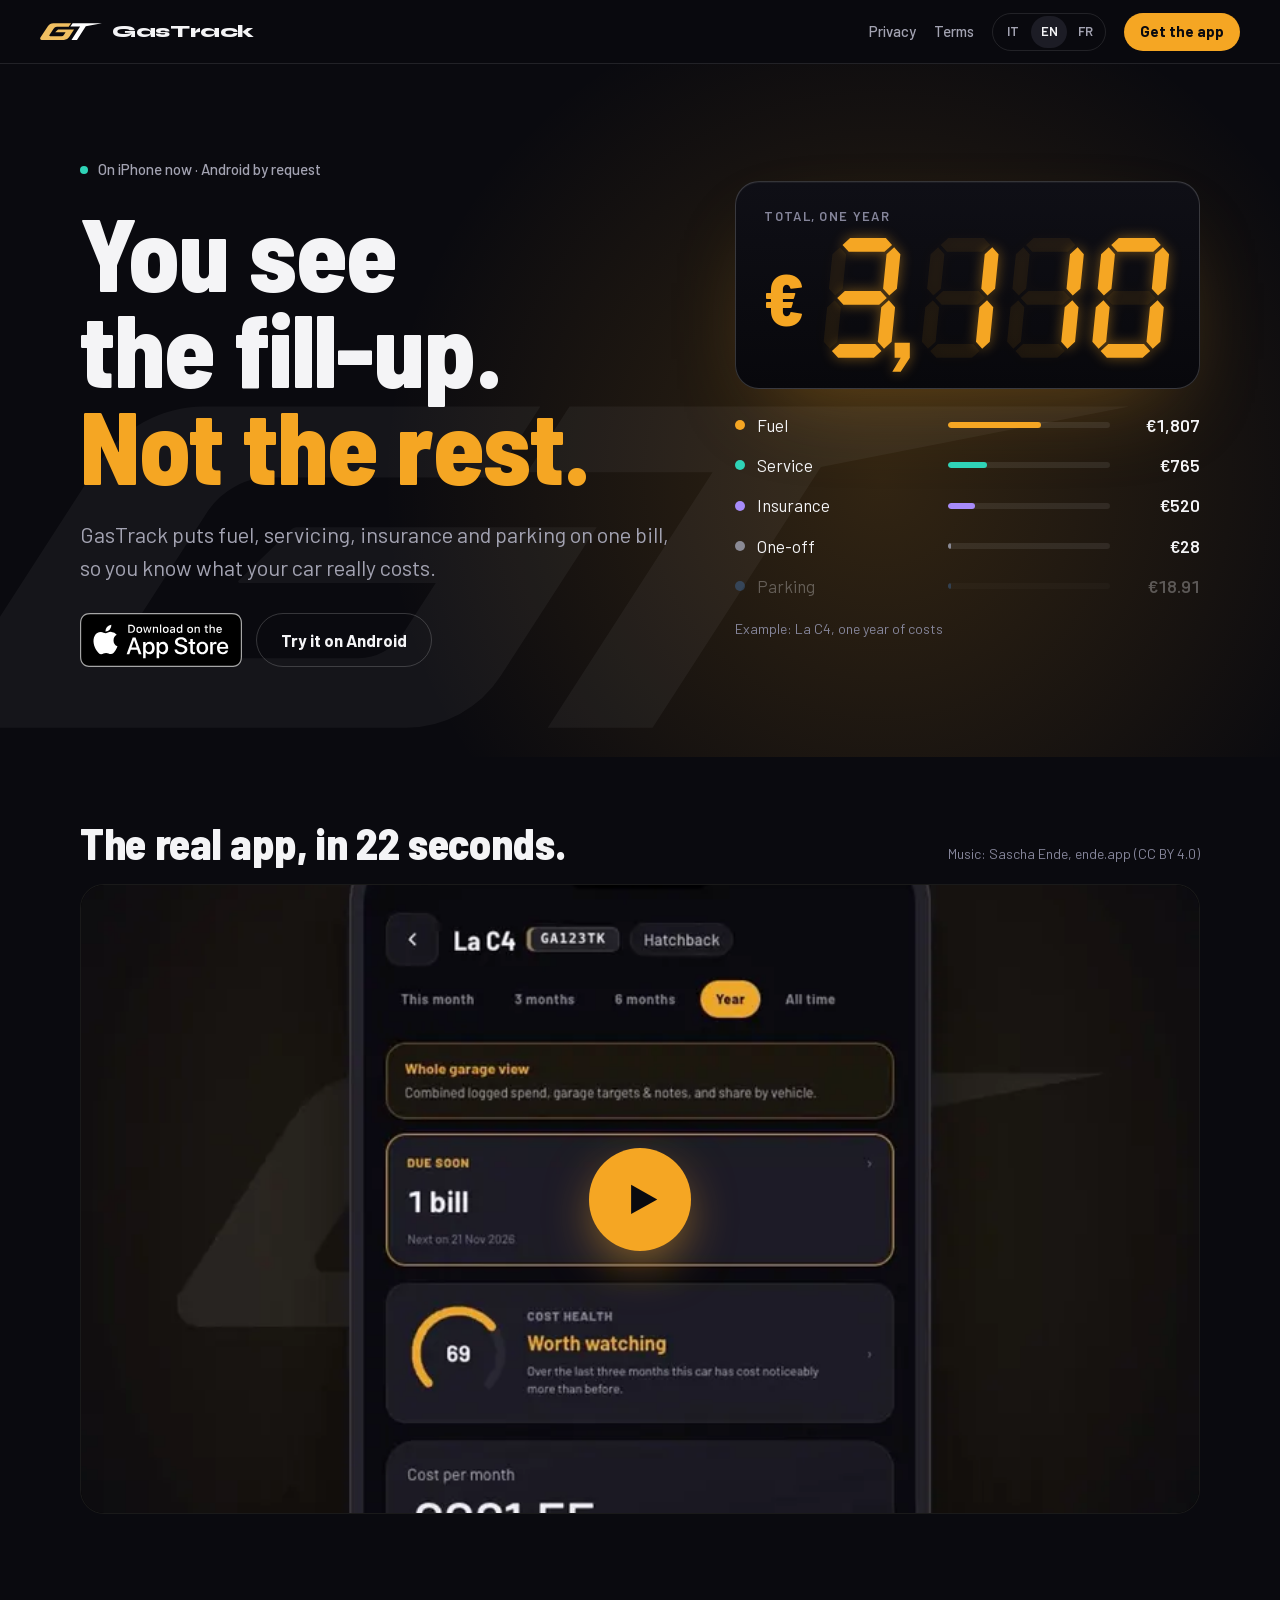
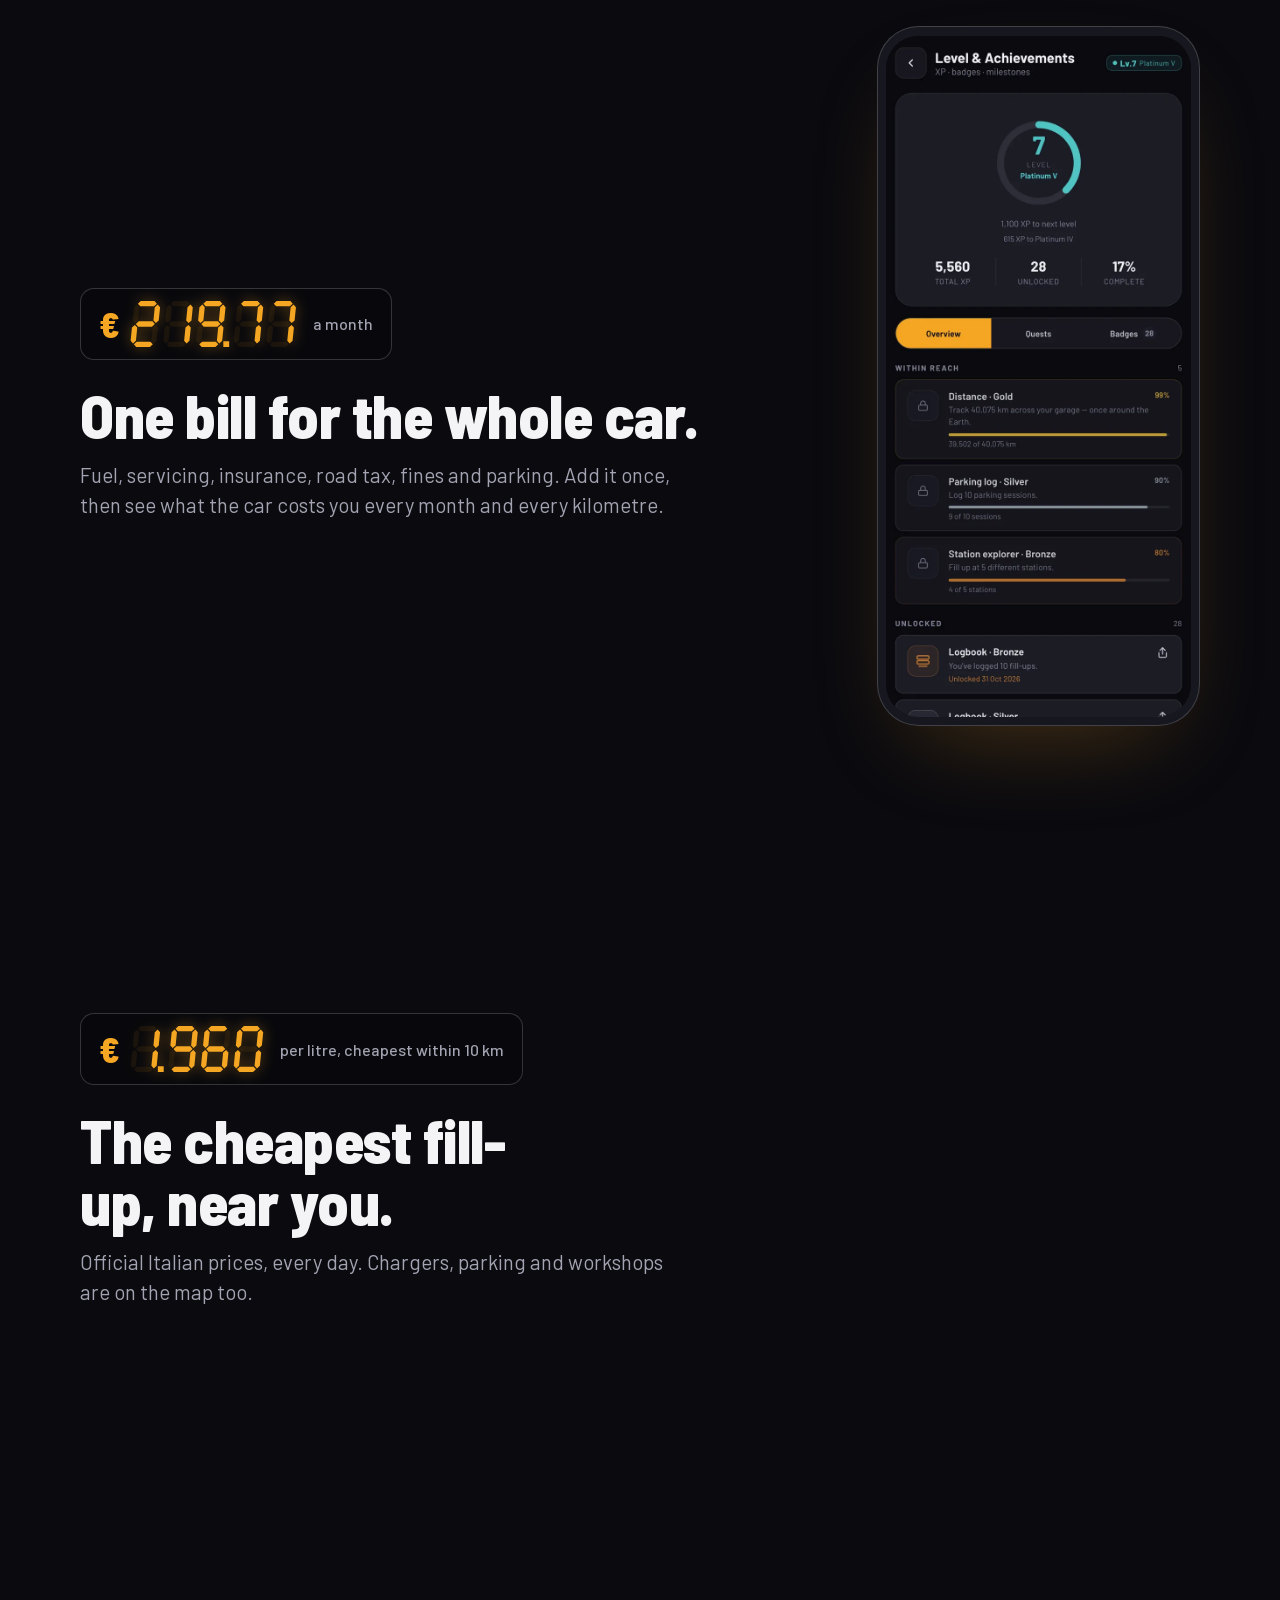
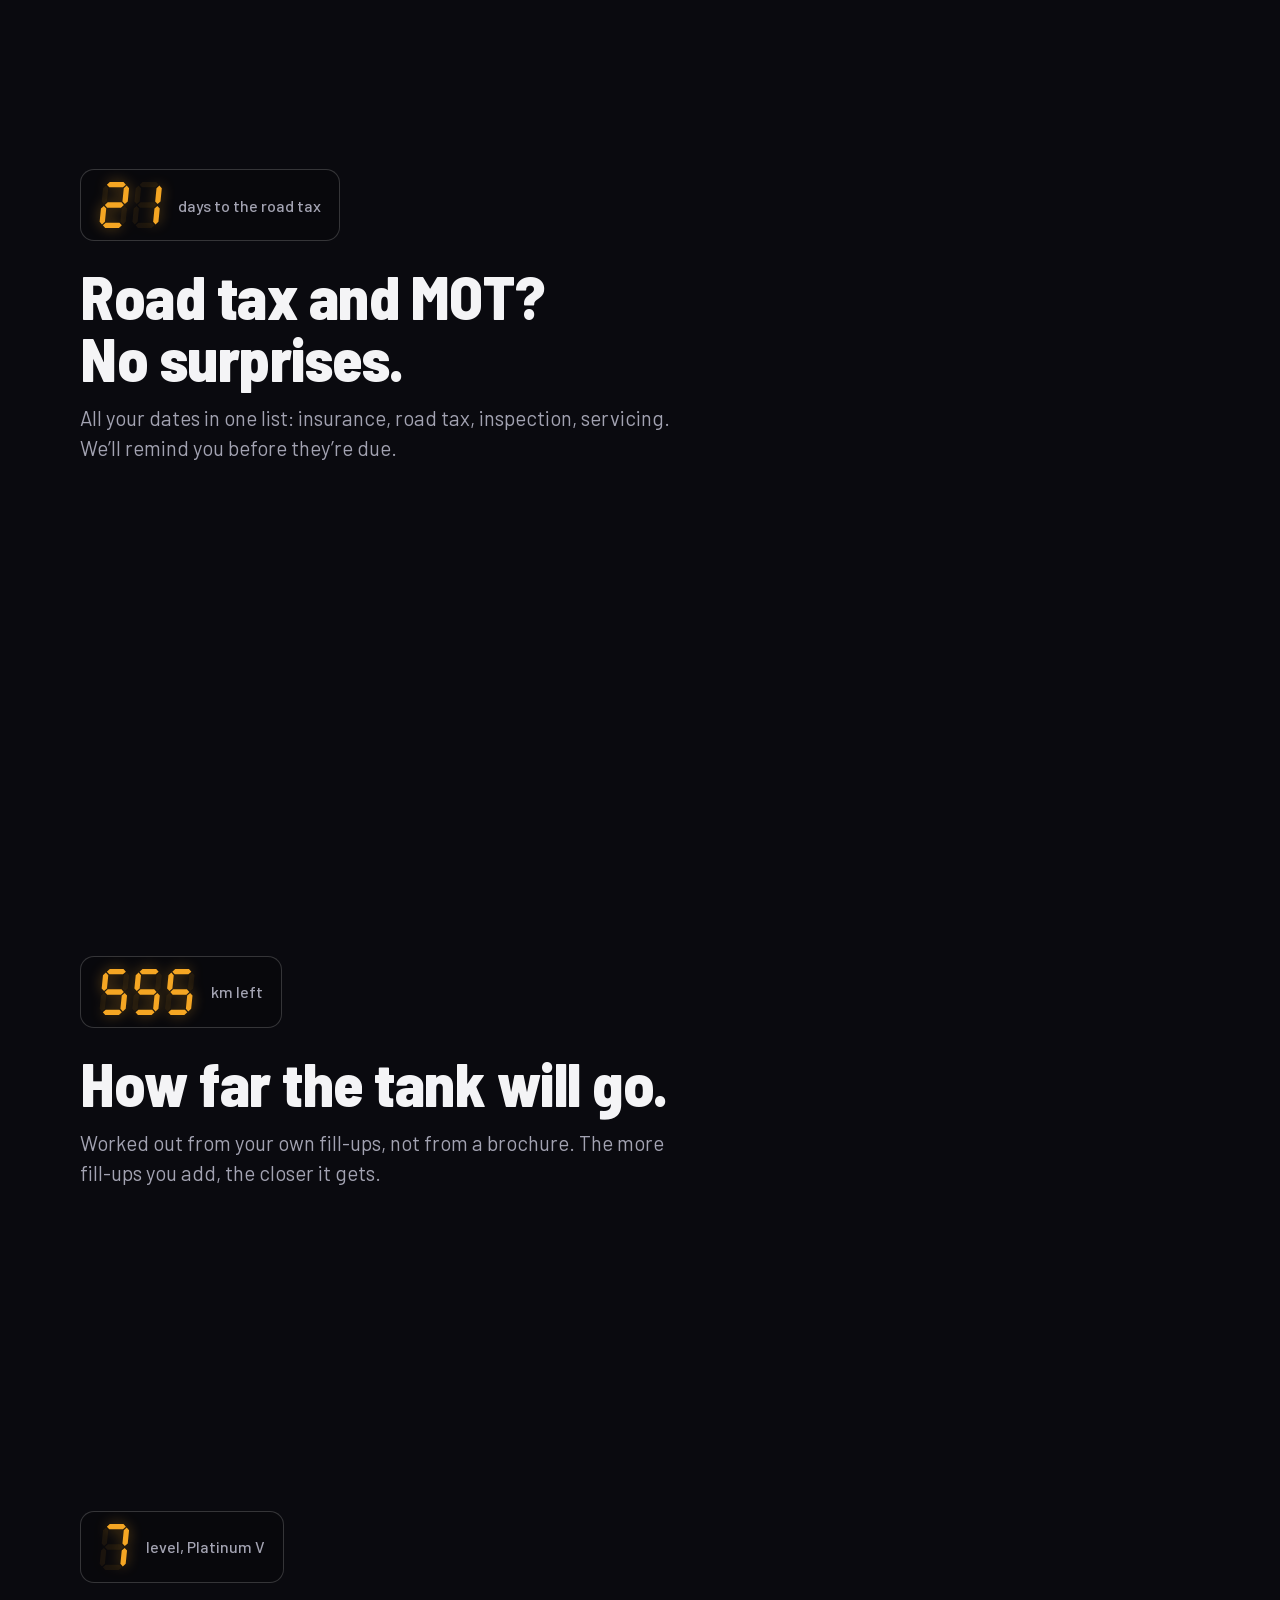
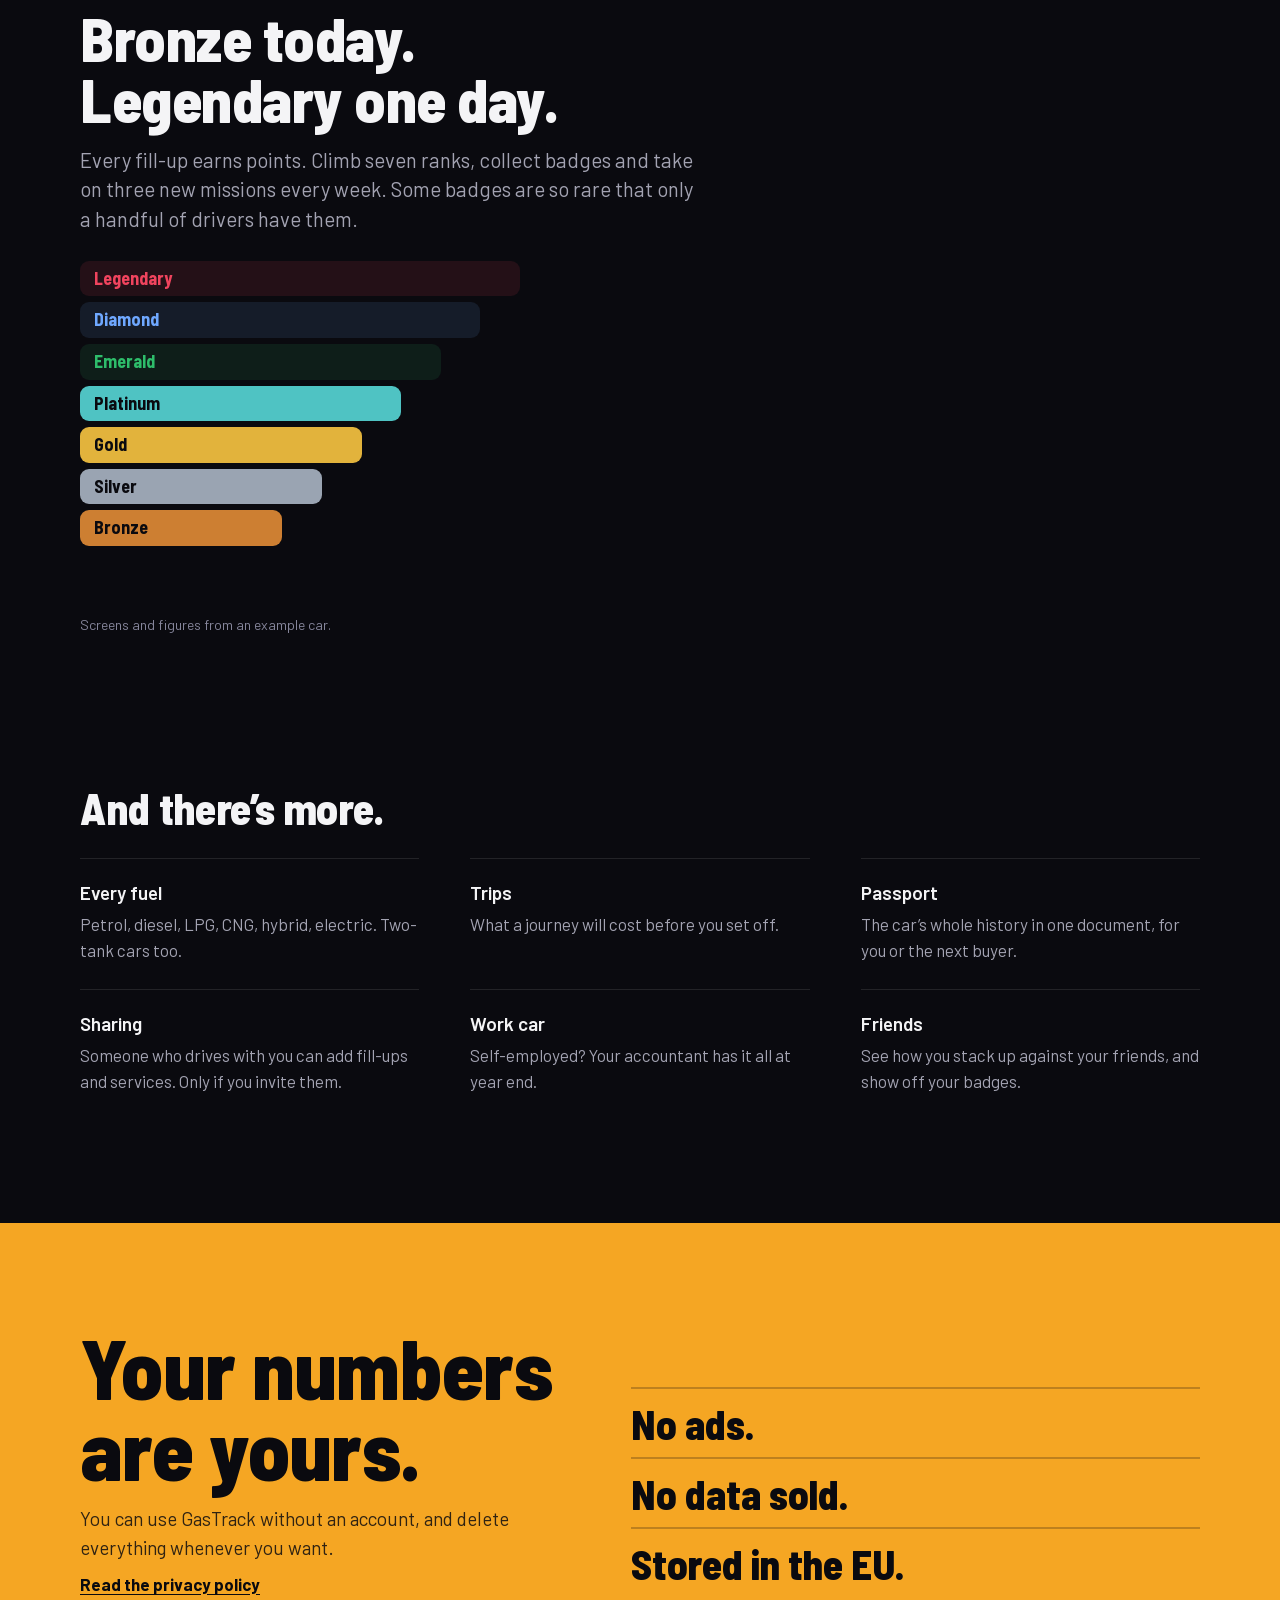
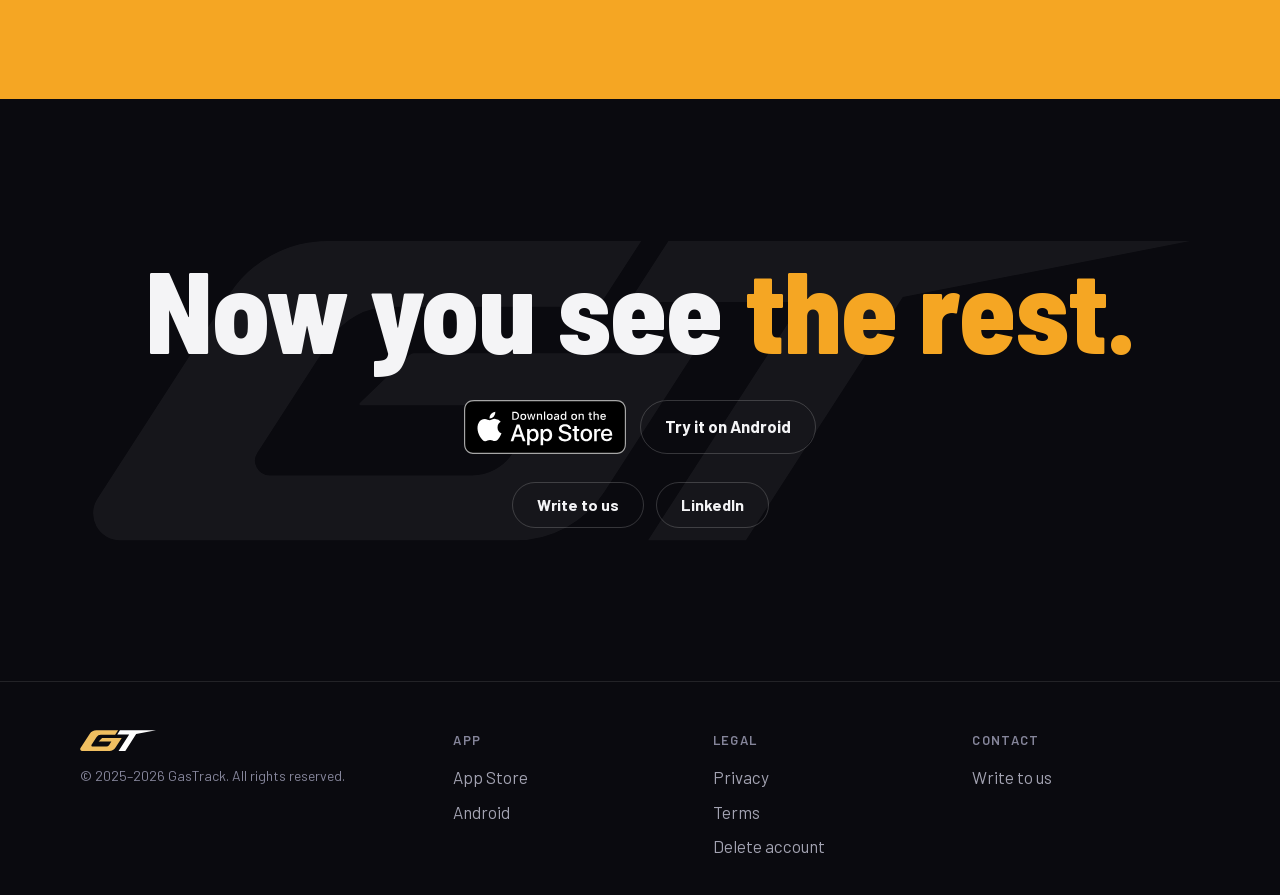
<file: index.html>
<!DOCTYPE html>
<html lang="en">
<head>
  <meta charset="utf-8" />
  <meta name="viewport" content="width=device-width, initial-scale=1" />
  <title>GasTrack · You see the fill-up. Not the rest.</title>
  <meta name="description" content="GasTrack puts fuel, servicing, insurance and parking on one bill, so you know what your car really costs. On the App Store for iPhone; Android in beta." />
  <meta name="apple-itunes-app" content="app-id=6762223301" />
  <meta name="copyright" content="© 2025–2026 GasTrack. All rights reserved." />
  <!-- What a shared link shows. Italian, because that is who it gets shared with first. -->
  <meta property="og:type" content="website" />
  <meta property="og:site_name" content="GasTrack" />
  <meta property="og:url" content="https://gastrack.eu/" />
  <meta property="og:title" content="GasTrack · Il pieno lo vedi. Il resto no." />
  <meta property="og:description" content="Carburante, manutenzione, assicurazione e parcheggio in un conto solo, così sai quanto ti costa davvero l’auto." />
  <meta property="og:image" content="https://gastrack.eu/assets/media/og.jpg" />
  <meta property="og:image:width" content="1200" />
  <meta property="og:image:height" content="630" />
  <meta property="og:locale" content="it_IT" />
  <meta property="og:locale:alternate" content="en_GB" />
  <meta property="og:locale:alternate" content="fr_FR" />
  <meta name="twitter:card" content="summary_large_image" />
  <link rel="icon" href="/favicon.svg" type="image/svg+xml">
  <link rel="icon" type="image/png" sizes="32x32" href="/favicon-32x32.png">
  <link rel="icon" type="image/png" sizes="16x16" href="/favicon-16x16.png">
  <link rel="apple-touch-icon" sizes="180x180" href="/apple-touch-icon.png">
  <link rel="manifest" href="/site.webmanifest">
  <meta name="theme-color" content="#0A0A0F">
  <link rel="preload" as="font" type="font/woff2" href="/fonts/barlow-semi-condensed-800-normal-latin.woff2" crossorigin>
  <link rel="stylesheet" href="/css/style.css" />
  <script>document.documentElement.classList.add("js")</script>
</head>
<body data-page="home">
  <nav class="nav">
    <a href="/" class="nav-brand" aria-label="GasTrack"><img src="/assets/gt-logo.svg" alt="" width="62" height="17" /><span class="wordmark">GasTrack</span></a>
    <div class="nav-end">
      <a href="/privacy.html" class="nav-link" data-i18n="nav_privacy">Privacy</a>
      <a href="/terms.html" class="nav-link" data-i18n="nav_terms">Terms</a>
      <div class="lang-switcher" role="group" data-i18n-aria="lang_aria" aria-label="Language">
        <button type="button" class="lang-btn" data-lang="it" onclick="setLang('it')">IT</button>
        <button type="button" class="lang-btn" data-lang="en" onclick="setLang('en')">EN</button>
        <button type="button" class="lang-btn" data-lang="fr" onclick="setLang('fr')">FR</button>
      </div>
      <a class="nav-cta" href="https://apps.apple.com/app/id6762223301" rel="noopener noreferrer" data-get-app data-i18n="nav_get">Get the app</a>
    </div>
  </nav>

  <main>
    <section class="hero">
      <img class="hero-mark" src="/assets/gt-mark.svg" alt="" aria-hidden="true" />
      <div class="wrap hero-grid">
        <div>
          <p class="status" data-i18n="home_badge">On the App Store · Android in beta</p>
          <h1 class="headline">
            <span data-i18n="home_h1_a">You see the fill-up.</span>
            <span class="lights-up" data-i18n="home_h1_b">Not the rest.</span>
          </h1>
          <p class="sub" data-i18n="home_sub">GasTrack puts fuel, servicing, insurance and parking on one bill, so you know what your car really costs.</p>
          <div class="store" data-store>
            <a class="store-badge" href="https://apps.apple.com/app/id6762223301" rel="noopener noreferrer" data-ios>
              <img src="/assets/badges/app-store-en.svg" data-badge data-i18n-alt="home_store_alt" alt="Download on the App Store" width="162" height="54" />
            </a>
            <a class="btn btn-secondary" href="/beta-access.html" data-android data-i18n="home_android">Android beta access</a>
          </div>
        </div>

        <aside class="pump" id="pump">
          <div class="pump-plate">
            <span class="pump-label" data-i18n="pump_label">Total, one year</span>
            <div class="pump-read">
              <span class="pump-euro" aria-hidden="true">€</span>
              <span class="seg" id="pump-digits" role="img"></span>
            </div>
          </div>
          <ul class="pump-rows">
            <li style="--c: var(--cost-fuel)"><span class="pump-dot"></span><span data-i18n="cost_fuel">Fuel</span><span class="pump-bar"><i></i></span><span class="pump-amount"></span></li>
            <li style="--c: var(--cost-service)"><span class="pump-dot"></span><span data-i18n="cost_service">Service</span><span class="pump-bar"><i></i></span><span class="pump-amount"></span></li>
            <li style="--c: var(--cost-insurance)"><span class="pump-dot"></span><span data-i18n="cost_insurance">Insurance</span><span class="pump-bar"><i></i></span><span class="pump-amount"></span></li>
            <li style="--c: var(--cost-oneoff)"><span class="pump-dot"></span><span data-i18n="cost_oneoff">One-off</span><span class="pump-bar"><i></i></span><span class="pump-amount"></span></li>
            <li style="--c: var(--cost-parking)"><span class="pump-dot"></span><span data-i18n="cost_parking">Parking</span><span class="pump-bar"><i></i></span><span class="pump-amount"></span></li>
          </ul>
          <p class="pump-note" data-i18n="pump_note">La C4, one year of costs · demo garage in the app</p>
        </aside>
      </div>
    </section>

    <section class="film wrap" id="film">
      <div class="film-head">
        <h2 data-i18n="film_title">The real app, in 22 seconds.</h2>
        <p class="film-credit" data-i18n="film_credit">Music: Sascha Ende, ende.app (CC BY 4.0)</p>
      </div>
      <div class="film-frame">
        <video id="film-video" playsinline preload="none"></video>
        <button type="button" class="film-play" id="film-play" data-i18n-aria="film_play" aria-label="Play the video">
          <span><svg viewBox="0 0 24 24" aria-hidden="true"><path d="M4 2.5v19L21 12z" /></svg></span>
        </button>
      </div>
    </section>

    <section class="tour">
      <div class="wrap tour-grid">
        <div class="tour-steps">
          <article class="step" data-step="costs">
            <span class="plate"><span class="plate-read"><span class="plate-euro" aria-hidden="true">€</span><span class="seg" data-num="219.77" data-dec="2"></span></span><span class="plate-unit" data-i18n="step1_unit">a month</span></span>
            <h2 data-i18n="step1_title">One bill for the whole car.</h2>
            <p data-i18n="step1_body">Fuel, servicing, insurance, road tax, fines and parking. Log it once, then see what the car costs you every month and every kilometre.</p>
            <div class="phone phone--inline"><div class="phone-screen"><img data-shot="costs" data-i18n-alt="shot_costs" alt="" loading="lazy" /></div></div>
          </article>

          <article class="step" data-step="radar">
            <span class="plate"><span class="plate-read"><span class="plate-euro" aria-hidden="true">€</span><span class="seg" data-num="1.96" data-dec="3"></span></span><span class="plate-unit" data-i18n="step2_unit">per litre, cheapest within 10 km</span></span>
            <h2 data-i18n="step2_title">The cheapest fill-up, near you.</h2>
            <p data-i18n="step2_body">Official Italian prices, every day, from the Ministry’s open data. Chargers, parking and workshops are on the map too.</p>
            <div class="phone phone--inline"><div class="phone-screen"><img data-shot="radar" data-i18n-alt="shot_radar" alt="" loading="lazy" /></div></div>
          </article>

          <article class="step" data-step="due">
            <span class="plate"><span class="plate-read"><span class="seg" data-num="21"></span></span><span class="plate-unit" data-i18n="step3_unit">days to the road tax</span></span>
            <h2 data-i18n="step3_title">Road tax and MOT? No surprises.</h2>
            <p data-i18n="step3_body">Everything with a date lands on one timeline: insurance, road tax, inspection, servicing. We’ll remind you before it’s due.</p>
            <div class="phone phone--inline"><div class="phone-screen"><img data-shot="due" data-i18n-alt="shot_due" alt="" loading="lazy" /></div></div>
          </article>

          <article class="step" data-step="home">
            <span class="plate"><span class="plate-read"><span class="seg" data-num="555"></span></span><span class="plate-unit" data-i18n="step4_unit">km left</span></span>
            <h2 data-i18n="step4_title">How far the tank will go.</h2>
            <p data-i18n="step4_body">Worked out from your own fill-ups, not from a brochure. The more you log, the closer it gets.</p>
            <div class="phone phone--inline"><div class="phone-screen"><img data-shot="home" data-i18n-alt="shot_home" alt="" loading="lazy" /></div></div>
          </article>

          <article class="step" data-step="ranks">
            <span class="plate"><span class="plate-read"><span class="seg" data-num="7"></span></span><span class="plate-unit" data-i18n="step5_unit">level, Platinum V</span></span>
            <h2 data-i18n="step5_title" data-i18n-html="true">Bronze today.<br />Legendary one day.</h2>
            <p data-i18n="step5_body">Every fill-up earns points. Climb seven ranks, collect badges and take on three new missions every week. Some badges are so rare that only a handful of drivers have them.</p>
            <ol class="ladder">
              <li style="--c: #F0445E; --w: 100%; --i: 6"><span data-i18n="rank_legendary">Legendary</span></li>
              <li style="--c: #6FA8FF; --w: 91%; --i: 5"><span data-i18n="rank_diamond">Diamond</span></li>
              <li style="--c: #2EBD6B; --w: 82%; --i: 4"><span data-i18n="rank_emerald">Emerald</span></li>
              <li class="earned" style="--c: #4FC3C3; --w: 73%; --i: 3"><span data-i18n="rank_platinum">Platinum</span></li>
              <li class="earned" style="--c: #E2B33C; --w: 64%; --i: 2"><span data-i18n="rank_gold">Gold</span></li>
              <li class="earned" style="--c: #9AA4B2; --w: 55%; --i: 1"><span data-i18n="rank_silver">Silver</span></li>
              <li class="earned" style="--c: #CD7F32; --w: 46%; --i: 0"><span data-i18n="rank_bronze">Bronze</span></li>
            </ol>
            <div class="phone phone--inline"><div class="phone-screen"><img data-shot="ranks" data-i18n-alt="shot_ranks" alt="" loading="lazy" /></div></div>
          </article>

          <p class="tour-note" data-i18n="tour_note">Screens and figures from the demo garage in the app.</p>
        </div>

        <div class="tour-phone" aria-hidden="true">
          <div class="phone"><div class="phone-screen">
            <img data-shot="costs" class="on" alt="" />
            <img data-shot="radar" alt="" />
            <img data-shot="due" alt="" />
            <img data-shot="home" alt="" />
            <img data-shot="ranks" alt="" />
          </div></div>
        </div>
      </div>
    </section>

    <section class="also wrap">
      <h2 data-i18n="also_title">And there’s more.</h2>
      <ul class="also-grid">
        <li><h3 data-i18n="also1_t">Every fuel</h3><p data-i18n="also1_b">Petrol, diesel, LPG, CNG, hybrid, electric. Two-tank cars too.</p></li>
        <li><h3 data-i18n="also2_t">Trips</h3><p data-i18n="also2_b">What a journey will cost before you set off.</p></li>
        <li><h3 data-i18n="also3_t">Passport</h3><p data-i18n="also3_b">The car’s whole history in one PDF, for you or the next buyer.</p></li>
        <li><h3 data-i18n="also4_t">Sharing</h3><p data-i18n="also4_b">A co-driver can log fuel and services. By invitation only.</p></li>
        <li><h3 data-i18n="also5_t">Work car</h3><p data-i18n="also5_b">Self-employed? Your accountant has it all at year end.</p></li>
        <li><h3 data-i18n="also6_t">Friends</h3><p data-i18n="also6_b">See how you stack up against your friends, and show off your badges.</p></li>
      </ul>
    </section>

    <section class="band">
      <div class="wrap band-grid">
        <div>
          <h2 data-i18n="band_title">Your numbers are yours.</h2>
          <p data-i18n="band_body">You can use GasTrack without an account, and delete everything whenever you want.</p>
          <a href="/privacy.html" data-i18n="band_link">Read the privacy policy</a>
        </div>
        <ul class="band-list">
          <li data-i18n="band_1">No ads.</li>
          <li data-i18n="band_2">No data sold.</li>
          <li data-i18n="band_3">Stored in the EU.</li>
        </ul>
      </div>
    </section>

    <section class="end">
      <img class="end-mark" src="/assets/gt-mark.svg" alt="" aria-hidden="true" />
      <div class="wrap">
        <h2 data-i18n="end_title" data-i18n-html="true">Now you see <em>the rest.</em></h2>
        <div class="store" data-store>
          <a class="store-badge" href="https://apps.apple.com/app/id6762223301" rel="noopener noreferrer" data-ios>
            <img src="/assets/badges/app-store-en.svg" data-badge data-i18n-alt="home_store_alt" alt="Download on the App Store" width="162" height="54" />
          </a>
          <a class="btn btn-secondary" href="/beta-access.html" data-android data-i18n="home_android">Android beta access</a>
        </div>
        <div class="btn-row end-contact">
          <a class="btn btn-ghost" href="mailto:support.gastrack@gmail.com" data-i18n="contact_write">Write to us</a>
          <a class="btn btn-ghost" href="https://www.linkedin.com/in/terry-boakye-yiadom-a8738426a/" rel="me noopener noreferrer" target="_blank">LinkedIn</a>
        </div>
      </div>
    </section>
  </main>

  <footer class="footer">
    <div class="wrap footer-grid">
      <div class="footer-brand">
        <img src="/assets/gt-logo.svg" alt="GasTrack" width="76" height="21" />
        <p class="footer-copy" data-i18n="footer_copy">© 2025–2026 GasTrack. All rights reserved.</p>
      </div>
      <div>
        <h3 data-i18n="footer_app">App</h3>
        <ul>
          <li><a href="https://apps.apple.com/app/id6762223301" rel="noopener noreferrer">App Store</a></li>
          <li><a href="/beta-access.html" data-i18n="footer_beta_access">Android beta</a></li>
        </ul>
      </div>
      <div>
        <h3 data-i18n="footer_legal">Legal</h3>
        <ul>
          <li><a href="/privacy.html" data-i18n="nav_privacy">Privacy</a></li>
          <li><a href="/terms.html" data-i18n="nav_terms">Terms</a></li>
          <li><a href="/delete-account.html" data-i18n="footer_delete_account">Delete account</a></li>
        </ul>
      </div>
      <div class="footer-contact">
        <h3 data-i18n="footer_contact">Contact</h3>
        <ul>
          <li><a href="mailto:support.gastrack@gmail.com" data-i18n="contact_write">Write to us</a></li>
        </ul>
      </div>
    </div>
  </footer>
  <script src="/js/i18n.js"></script>
  <script src="/js/site.js"></script>
</body>
</html>
</file>
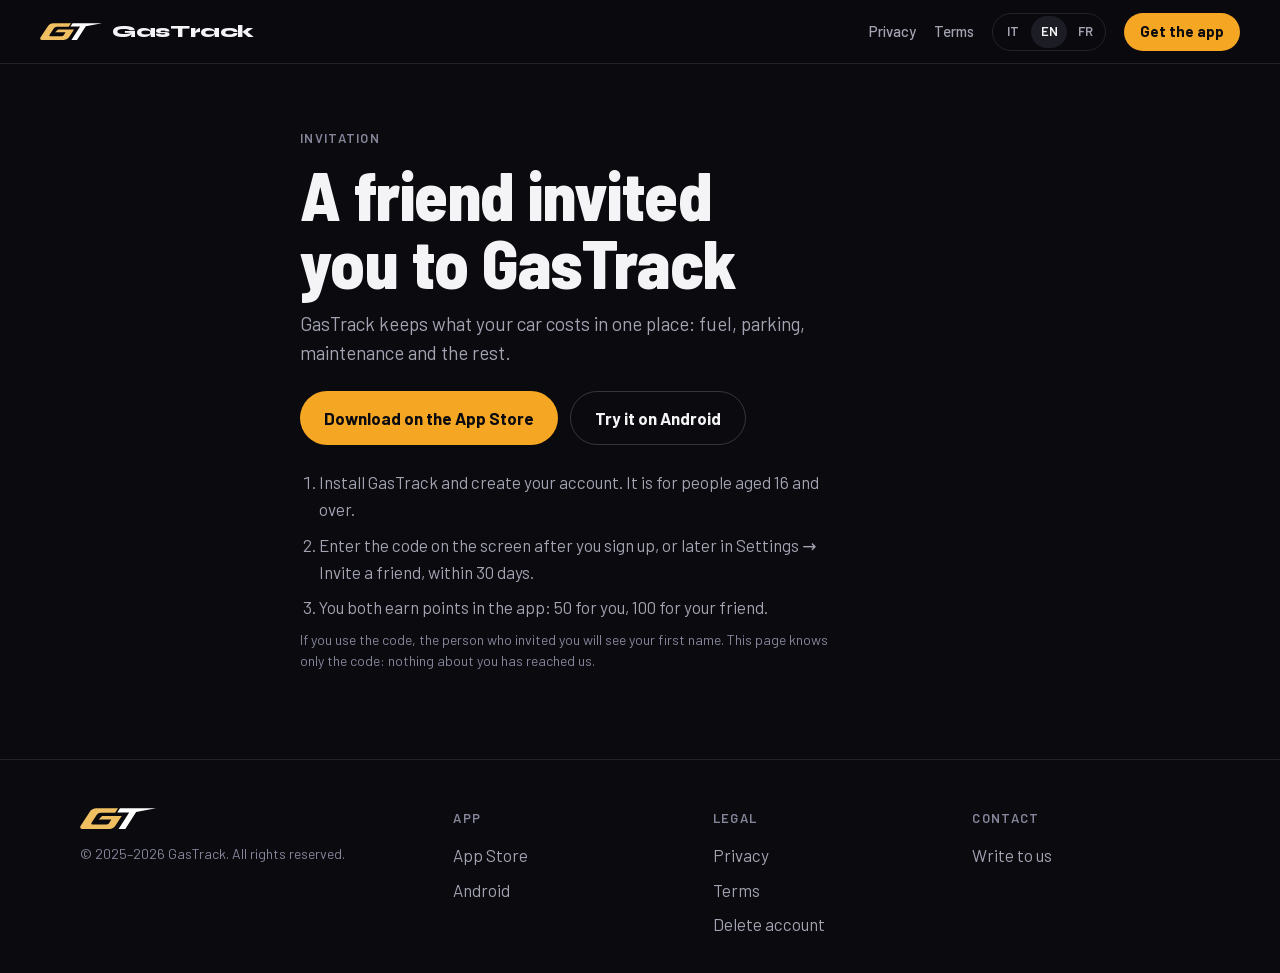
<file: link/invite/index.html>
<!DOCTYPE html>
<html lang="en">
<head>
  <meta charset="utf-8" />
  <meta name="viewport" content="width=device-width, initial-scale=1" />
  <title data-i18n="invite_meta_title">You’re invited to GasTrack</title>
  <meta name="description" content="A friend invited you to GasTrack. Install the app and enter the code." />
  <meta name="robots" content="noindex" />
  <meta name="referrer" content="no-referrer" />
  <link rel="icon" href="/favicon.svg" type="image/svg+xml">
  <link rel="icon" type="image/png" sizes="32x32" href="/favicon-32x32.png">
  <link rel="apple-touch-icon" sizes="180x180" href="/apple-touch-icon.png">
  <meta name="theme-color" content="#0A0A0F">
  <link rel="stylesheet" href="/css/style.css" />
  <script>document.documentElement.classList.add("js")</script>
  <style>
    .invite-code { margin: 24px 0; padding: 20px; border: 1px solid var(--border, rgba(255, 255, 255, 0.12)); border-radius: 16px; max-width: 28rem; }
    .invite-code-value { font-size: 34px; font-weight: 600; letter-spacing: 0.14em; margin: 4px 0 14px; user-select: all; }
    .invite-steps { max-width: 34rem; padding-left: 1.2rem; color: var(--text-secondary); line-height: 1.6; }
    .invite-steps li { margin-bottom: 8px; }
    .invite-note { max-width: 34rem; font-size: 14px; color: var(--text-tertiary); line-height: 1.5; }
  </style>
</head>
<body data-page="invite">
  <nav class="nav">
    <a href="/" class="nav-brand" aria-label="GasTrack"><img src="/assets/gt-logo.svg" alt="" width="62" height="17" /><span class="wordmark">GasTrack</span></a>
    <div class="nav-end">
      <a href="/privacy.html" class="nav-link" data-i18n="nav_privacy">Privacy</a>
      <a href="/terms.html" class="nav-link" data-i18n="nav_terms">Terms</a>
      <div class="lang-switcher" role="group" data-i18n-aria="lang_aria" aria-label="Language">
        <button type="button" class="lang-btn" data-lang="it" onclick="setLang('it')">IT</button>
        <button type="button" class="lang-btn" data-lang="en" onclick="setLang('en')">EN</button>
        <button type="button" class="lang-btn" data-lang="fr" onclick="setLang('fr')">FR</button>
      </div>
      <a class="nav-cta" href="https://apps.apple.com/app/id6762223301" rel="noopener noreferrer" data-get-app data-i18n="nav_get">Get the app</a>
    </div>
  </nav>

  <main class="container delete-page">
    <section class="section section--tight">
      <span class="label" data-i18n="invite_eyebrow">INVITATION</span>
      <h1 data-i18n="invite_title">A friend invited you to GasTrack</h1>
      <p class="sub" style="margin-top: 12px; max-width: 34rem;" data-i18n="invite_intro">GasTrack keeps what your car costs in one place: fuel, parking, maintenance and the rest.</p>

      <div class="invite-code" id="invite-code-box" hidden>
        <div style="font-size: 14px; color: var(--text-secondary);" data-i18n="invite_code_label">Your invite code</div>
        <div class="invite-code-value" id="invite-code"></div>
        <button type="button" class="btn btn-secondary" id="invite-copy" data-i18n="invite_copy">Copy code</button>
      </div>

      <div class="btn-row" id="invite-actions" data-store style="margin: 24px 0;">
        <a class="btn btn-primary" id="invite-ios" data-ios href="https://apps.apple.com/app/id6762223301" rel="noopener noreferrer" data-i18n="invite_ios">Download on the App Store</a>
        <a class="btn btn-secondary" id="invite-android" data-android href="/beta-access.html" data-i18n="invite_android">Request the Android beta</a>
      </div>

      <ol class="invite-steps" data-i18n="invite_steps_html" data-i18n-html="true"></ol>
      <p class="invite-note" data-i18n="invite_note">If you use the code, the person who invited you will see your first name. This page knows only the code: nothing about you has reached us.</p>
    </section>
  </main>

  <footer class="footer">
    <div class="wrap footer-grid">
      <div class="footer-brand">
        <img src="/assets/gt-logo.svg" alt="GasTrack" width="76" height="21" />
        <p class="footer-copy" data-i18n="footer_copy">© 2025–2026 GasTrack. All rights reserved.</p>
      </div>
      <div>
        <h3 data-i18n="footer_app">App</h3>
        <ul>
          <li><a href="https://apps.apple.com/app/id6762223301" rel="noopener noreferrer">App Store</a></li>
          <li><a href="/beta-access.html" data-i18n="footer_beta_access">Android beta</a></li>
        </ul>
      </div>
      <div>
        <h3 data-i18n="footer_legal">Legal</h3>
        <ul>
          <li><a href="/privacy.html" data-i18n="nav_privacy">Privacy</a></li>
          <li><a href="/terms.html" data-i18n="nav_terms">Terms</a></li>
          <li><a href="/delete-account.html" data-i18n="footer_delete_account">Delete account</a></li>
        </ul>
      </div>
      <div class="footer-contact">
        <h3 data-i18n="footer_contact">Contact</h3>
        <ul>
          <li><a href="mailto:support.gastrack@gmail.com" data-i18n="contact_write">Write to us</a></li>
        </ul>
      </div>
    </div>
  </footer>

  <script src="/js/legal-translations.js"></script>
  <script src="/js/i18n.js"></script>
  <script src="/js/site.js"></script>
  <script>
    (function () {
      var raw = new URLSearchParams(location.search).get("c") || "";
      var code = /^[A-HJKMNP-Z2-9]{6}$/.test(raw.toUpperCase()) ? raw.toUpperCase() : "";
      if (code) {
        document.getElementById("invite-code").textContent = code;
        document.getElementById("invite-code-box").hidden = false;
        document.getElementById("invite-android").href = "/beta-access.html?invite=" + code;
      }
      var copy = document.getElementById("invite-copy");
      copy.addEventListener("click", function () {
        if (!navigator.clipboard) return;
        navigator.clipboard.writeText(code).then(function () {
          copy.textContent = TRANSLATIONS[currentLang].invite_copied;
        });
      });
    })();
  </script>
</body>
</html>
</file>
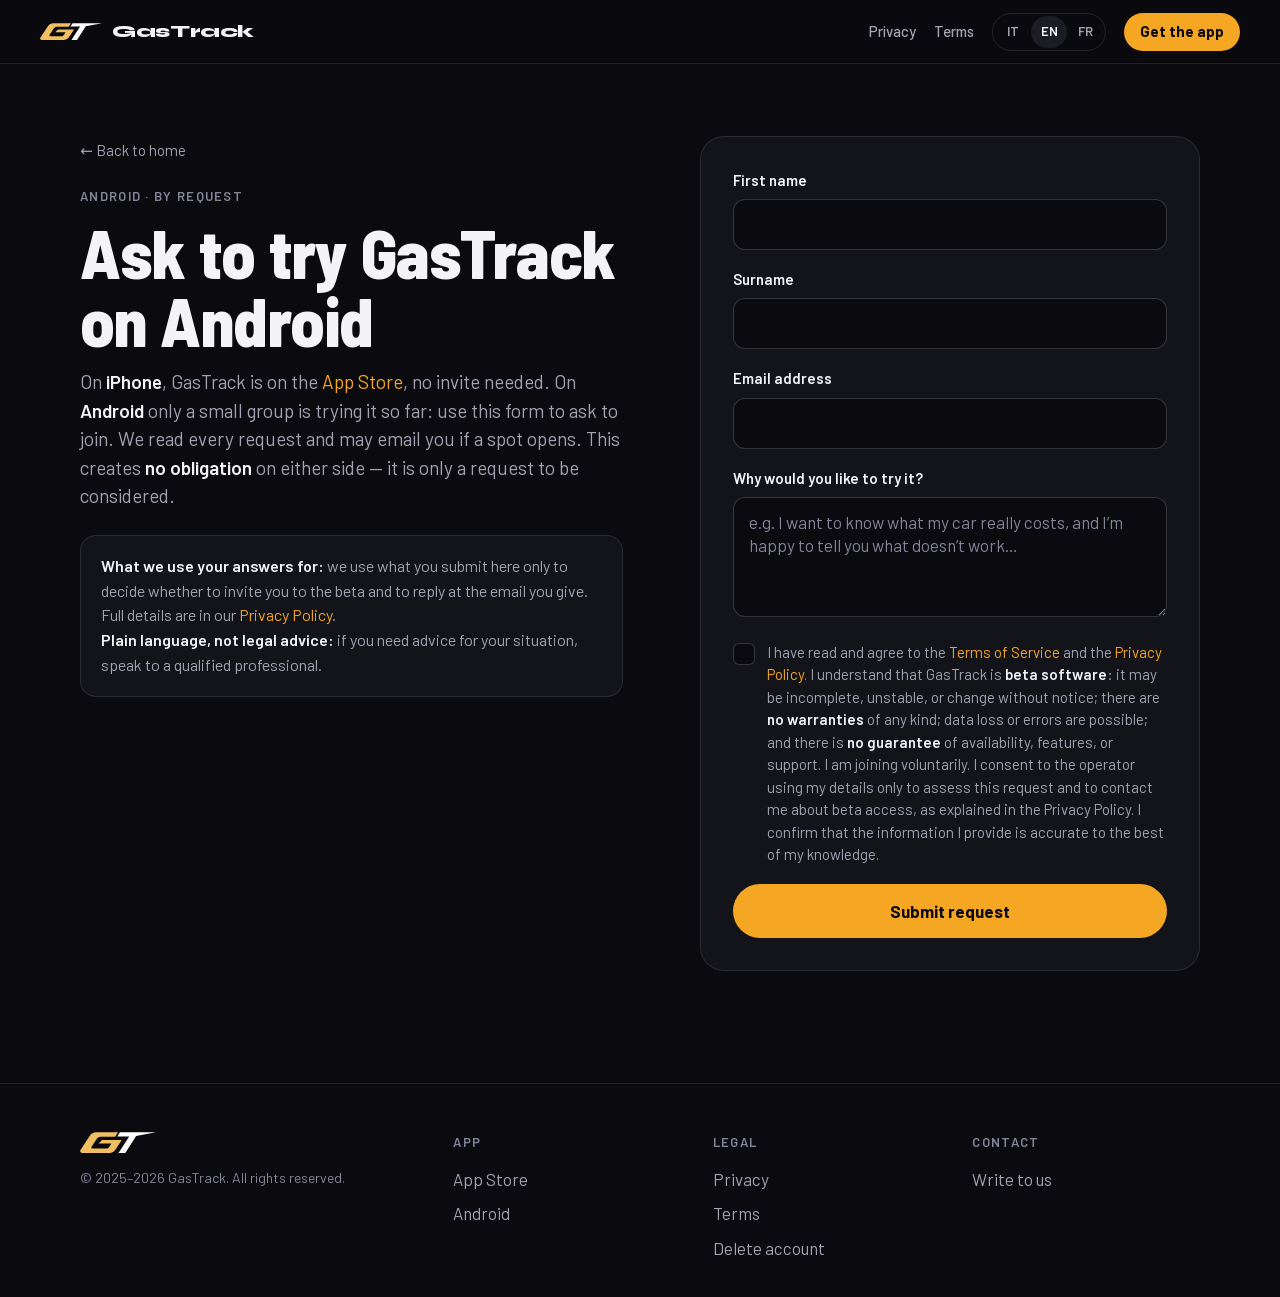
<file: beta-access.html>
<!DOCTYPE html>
<html lang="en">
<head>
  <meta charset="utf-8" />
  <meta name="viewport" content="width=device-width, initial-scale=1" />
  <title data-i18n="beta_meta_title">GasTrack — Request Android beta access</title>
  <meta name="description" content="Apply for the GasTrack Android closed beta — on iPhone, GasTrack is on the App Store. Provide your details and confirm the Terms, Privacy, and beta limitations." />
  <meta name="copyright" content="© 2025–2026 GasTrack. All rights reserved." />
  <link rel="icon" href="/favicon.svg" type="image/svg+xml">
  <link rel="icon" type="image/png" sizes="32x32" href="/favicon-32x32.png">
  <link rel="icon" type="image/png" sizes="16x16" href="/favicon-16x16.png">
  <link rel="apple-touch-icon" sizes="180x180" href="/apple-touch-icon.png">
  <link rel="manifest" href="/site.webmanifest">
  <meta name="theme-color" content="#0A0A0F">
  <link rel="stylesheet" href="/css/style.css" />
  <script>document.documentElement.classList.add("js")</script>
</head>
<body data-page="beta">
  <nav class="nav">
    <a href="/" class="nav-brand" aria-label="GasTrack"><img src="/assets/gt-logo.svg" alt="" width="62" height="17" /><span class="wordmark">GasTrack</span></a>
    <div class="nav-end">
      <a href="/privacy.html" class="nav-link" data-i18n="nav_privacy">Privacy</a>
      <a href="/terms.html" class="nav-link" data-i18n="nav_terms">Terms</a>
      <div class="lang-switcher" role="group" data-i18n-aria="lang_aria" aria-label="Language">
        <button type="button" class="lang-btn" data-lang="it" onclick="setLang('it')">IT</button>
        <button type="button" class="lang-btn" data-lang="en" onclick="setLang('en')">EN</button>
        <button type="button" class="lang-btn" data-lang="fr" onclick="setLang('fr')">FR</button>
      </div>
      <a class="nav-cta" href="https://apps.apple.com/app/id6762223301" rel="noopener noreferrer" data-get-app data-i18n="nav_get">Get the app</a>
    </div>
  </nav>

  <main class="wrap form-page">
    <div class="form-intro">
      <a href="/" class="back" data-i18n="beta_back">← Back to home</a>
      <span class="label" data-i18n="beta_eyebrow">ANDROID · CLOSED BETA</span>
      <h1 data-i18n="beta_title">Request Android beta access</h1>
      <div class="sub" data-i18n="beta_intro_html" data-i18n-html="true"></div>
      <div class="beta-notice" id="beta-notice" data-i18n="beta_notice_html" data-i18n-html="true"></div>
    </div>

    <div class="form-panel">
      <div id="beta-form-block">
        <form
          action="https://formspree.io/f/xaqaeabj"
          method="POST"
          id="beta-access-form"
        >
          <input type="hidden" name="_subject" value="GasTrack — Android beta access request" />
          <input type="hidden" name="form_type" value="beta_access" />
          <input type="hidden" name="_replyto" id="beta-reply-to" value="" />
          <input type="hidden" name="invite_code" id="beta-invite-code" value="" />

          <div class="field">
            <label for="first_name" data-i18n="beta_label_first_name">First name</label>
            <input
              type="text"
              id="first_name"
              name="first_name"
              required
              autocomplete="given-name"
            />
          </div>

          <div class="field">
            <label for="surname" data-i18n="beta_label_surname">Surname</label>
            <input
              type="text"
              id="surname"
              name="surname"
              required
              autocomplete="family-name"
            />
          </div>

          <div class="field">
            <label for="email" data-i18n="beta_label_email">Email address</label>
            <input
              type="email"
              id="email"
              name="email"
              required
              autocomplete="email"
              oninput="document.getElementById('beta-reply-to').value = this.value"
            />
          </div>

          <div class="field">
            <label for="why_join" data-i18n="beta_label_why">Why do you want to join?</label>
            <textarea
              id="why_join"
              name="why_join"
              rows="4"
              required
              data-i18n-placeholder="beta_placeholder_why"
              placeholder="e.g. I want to track fuel and costs…"
            ></textarea>
          </div>

          <div class="field consent-field">
            <input type="checkbox" id="agreed_legal" name="agreed_legal" value="yes" required />
            <label for="agreed_legal" class="consent-text">
              <span data-i18n="beta_consent_html" data-i18n-html="true"></span>
            </label>
          </div>

          <div class="form-error" id="form-error" role="alert" hidden><p data-i18n="form_error"></p><a class="btn btn-ghost" href="mailto:support.gastrack@gmail.com" data-i18n="contact_write">Write to us</a></div>
          <button type="submit" class="btn btn-primary form-submit" data-i18n="beta_submit">
            Submit request
          </button>
        </form>
      </div>

      <div id="success-message" class="success-card" hidden>
        <div class="success-icon" aria-hidden="true">✓</div>
        <h2 data-i18n="beta_success_title">Request received</h2>
        <p data-i18n="beta_success_body">Thank you. If we can offer you beta access, we will contact you at the email address you provided.</p>
        <p><strong id="confirmed-email"></strong></p>
        <a class="btn btn-ghost" href="mailto:support.gastrack@gmail.com" data-i18n="contact_write">Write to us</a>
      </div>
    </div>
  </main>

  <footer class="footer">
    <div class="wrap footer-grid">
      <div class="footer-brand">
        <img src="/assets/gt-logo.svg" alt="GasTrack" width="76" height="21" />
        <p class="footer-copy" data-i18n="footer_copy">© 2025–2026 GasTrack. All rights reserved.</p>
      </div>
      <div>
        <h3 data-i18n="footer_app">App</h3>
        <ul>
          <li><a href="https://apps.apple.com/app/id6762223301" rel="noopener noreferrer">App Store</a></li>
          <li><a href="/beta-access.html" data-i18n="footer_beta_access">Android beta</a></li>
        </ul>
      </div>
      <div>
        <h3 data-i18n="footer_legal">Legal</h3>
        <ul>
          <li><a href="/privacy.html" data-i18n="nav_privacy">Privacy</a></li>
          <li><a href="/terms.html" data-i18n="nav_terms">Terms</a></li>
          <li><a href="/delete-account.html" data-i18n="footer_delete_account">Delete account</a></li>
        </ul>
      </div>
      <div class="footer-contact">
        <h3 data-i18n="footer_contact">Contact</h3>
        <ul>
          <li><a href="mailto:support.gastrack@gmail.com" data-i18n="contact_write">Write to us</a></li>
        </ul>
      </div>
    </div>
  </footer>

  <script src="/js/i18n.js"></script>
  <script src="/js/site.js"></script>
  <script>
    // Came from a friend's invite link: the code goes with the request.
    (function () {
      var invite = new URLSearchParams(location.search).get("invite") || "";
      if (/^[A-HJKMNP-Z2-9]{6}$/.test(invite)) document.getElementById("beta-invite-code").value = invite;
    })();
  </script>
  <script>
    (function () {
      var form = document.getElementById("beta-access-form");
      var error = document.getElementById("form-error");
      var button = form.querySelector('button[type="submit"]');
      form.addEventListener("submit", async function (e) {
        e.preventDefault();
        error.hidden = true;
        button.disabled = true;
        try {
          var response = await fetch(form.action, {
            method: "POST",
            body: new FormData(form),
            headers: { Accept: "application/json" },
          });
          if (!response.ok) throw new Error("refused");
          document.getElementById("confirmed-email").textContent = document.getElementById("email").value;
          document.getElementById("beta-form-block").hidden = true;
          document.getElementById("beta-notice").hidden = true;
          document.getElementById("success-message").hidden = false;
        } catch (err) {
          error.hidden = false;
          button.disabled = false;
        }
      });
    })();
  </script>
</body>
</html>
</file>
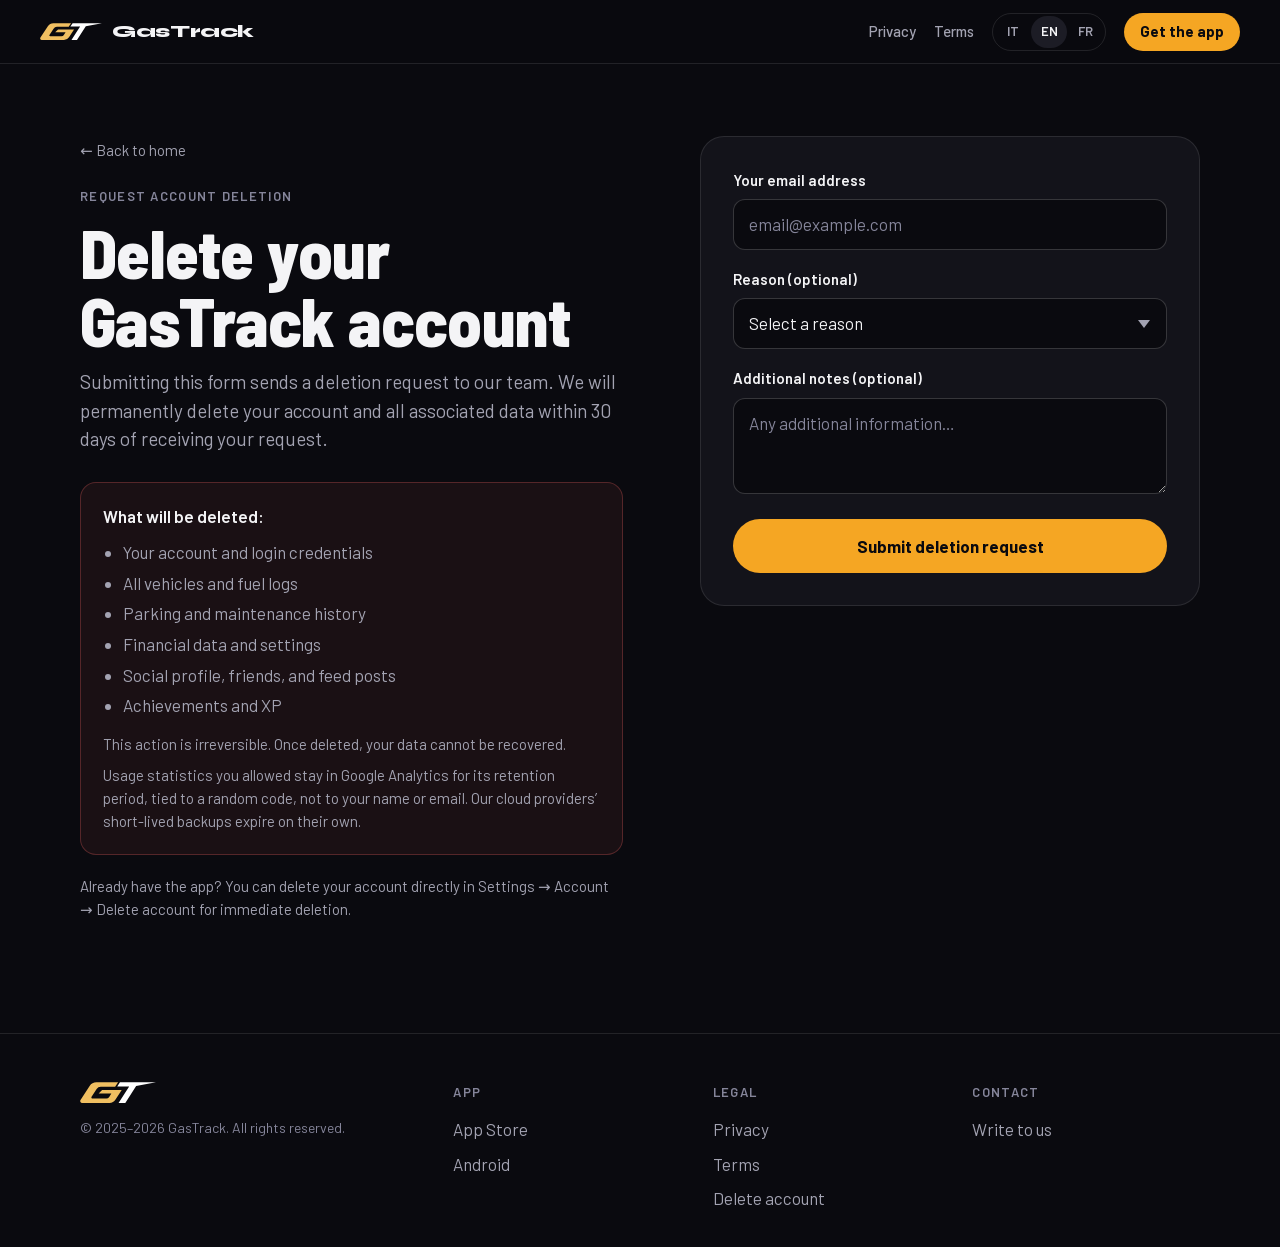
<file: delete-account.html>
<!DOCTYPE html>
<html lang="en">
<head>
  <meta charset="utf-8" />
  <meta name="viewport" content="width=device-width, initial-scale=1" />
  <title data-i18n="delete_meta_title">GasTrack — Delete account</title>
  <meta name="description" content="Request deletion of your GasTrack account and associated data." />
  <meta name="copyright" content="© 2025–2026 GasTrack. All rights reserved." />
  <!-- Favicon -->
  <link rel="icon" href="/favicon.svg" type="image/svg+xml">
  <link rel="icon" type="image/png" sizes="32x32" href="/favicon-32x32.png">
  <link rel="icon" type="image/png" sizes="16x16" href="/favicon-16x16.png">
  <link rel="apple-touch-icon" sizes="180x180" href="/apple-touch-icon.png">
  <link rel="manifest" href="/site.webmanifest">
  <meta name="theme-color" content="#0A0A0F">
  <link rel="stylesheet" href="/css/style.css" />
  <script>document.documentElement.classList.add("js")</script>
</head>
<body data-page="delete">
  <nav class="nav">
    <a href="/" class="nav-brand" aria-label="GasTrack"><img src="/assets/gt-logo.svg" alt="" width="62" height="17" /><span class="wordmark">GasTrack</span></a>
    <div class="nav-end">
      <a href="/privacy.html" class="nav-link" data-i18n="nav_privacy">Privacy</a>
      <a href="/terms.html" class="nav-link" data-i18n="nav_terms">Terms</a>
      <div class="lang-switcher" role="group" data-i18n-aria="lang_aria" aria-label="Language">
        <button type="button" class="lang-btn" data-lang="it" onclick="setLang('it')">IT</button>
        <button type="button" class="lang-btn" data-lang="en" onclick="setLang('en')">EN</button>
        <button type="button" class="lang-btn" data-lang="fr" onclick="setLang('fr')">FR</button>
      </div>
      <a class="nav-cta" href="https://apps.apple.com/app/id6762223301" rel="noopener noreferrer" data-get-app data-i18n="nav_get">Get the app</a>
    </div>
  </nav>

  <main class="wrap form-page">
    <div class="form-intro">
      <a href="/" class="back" data-i18n="delete_back">← Back to home</a>
      <span class="label" data-i18n="delete_eyebrow">REQUEST ACCOUNT DELETION</span>
      <h1 data-i18n="delete_title">Delete your GasTrack account</h1>
      <p class="sub" data-i18n="delete_subtitle">Submitting this form sends a deletion request to our team.</p>

      <div class="deletion-warning">
        <strong data-i18n="delete_what_label">What will be deleted:</strong>
        <ul>
          <li data-i18n="delete_what_1">Your account and login credentials</li>
          <li data-i18n="delete_what_2">All vehicles and fuel logs</li>
          <li data-i18n="delete_what_3">Parking and maintenance history</li>
          <li data-i18n="delete_what_4">Financial data and settings</li>
          <li data-i18n="delete_what_5">Social profile, friends, and feed posts</li>
          <li data-i18n="delete_what_6">Achievements and XP</li>
        </ul>
        <p class="deletion-note" data-i18n="delete_warning">This action is irreversible. Once deleted, your data cannot be recovered.</p>
        <p class="deletion-note" data-i18n="delete_kept"></p>
      </div>

      <p class="in-app-note" data-i18n="delete_in_app">Already have the app? You can delete your account directly in Settings → Account → Delete account for immediate deletion.</p>
    </div>

    <div class="form-panel">
      <form
        action="https://formspree.io/f/xaqaeabj"
        method="POST"
        id="deletion-form"
      >
        <input type="hidden" name="_subject" value="GasTrack Account Deletion Request" />
        <input type="hidden" name="_replyto" id="reply-to-field" value="" />

        <div class="field">
          <label for="email" data-i18n="delete_email_label">Your email address</label>
          <input
            type="email"
            id="email"
            name="email"
            data-i18n-placeholder="delete_email_placeholder"
            placeholder="email@example.com"
            required
            autocomplete="email"
            oninput="document.getElementById('reply-to-field').value = this.value"
          />
        </div>

        <div class="field">
          <label for="reason" data-i18n="delete_reason_label">Reason (optional)</label>
          <select id="reason" name="reason">
            <option value="" disabled selected data-i18n="delete_reason_placeholder">Select a reason</option>
            <option value="no_longer_use" data-i18n="delete_reason_1">I no longer use the app</option>
            <option value="privacy" data-i18n="delete_reason_2">Privacy concerns</option>
            <option value="switching" data-i18n="delete_reason_3">Switching to another app</option>
            <option value="other" data-i18n="delete_reason_4">Other</option>
          </select>
        </div>

        <div class="field">
          <label for="notes" data-i18n="delete_notes_label">Additional notes (optional)</label>
          <textarea
            id="notes"
            name="notes"
            rows="3"
            data-i18n-placeholder="delete_notes_placeholder"
            placeholder="Any additional information…"
          ></textarea>
        </div>

        <div class="form-error" id="form-error" role="alert" hidden><p data-i18n="form_error"></p><a class="btn btn-ghost" href="mailto:support.gastrack@gmail.com" data-i18n="contact_write">Write to us</a></div>
        <button type="submit" class="btn btn-primary form-submit" data-i18n="delete_submit">
          Submit deletion request
        </button>
      </form>

      <div id="success-message" class="success-card" hidden>
        <div class="success-icon" aria-hidden="true">✓</div>
        <h2 data-i18n="delete_success_title">Request received</h2>
        <p><span data-i18n="delete_success_intro">We've received your deletion request for</span><br /><strong id="confirmed-email"></strong></p>
        <p data-i18n="delete_success_body">Your account and all associated data will be permanently deleted within 30 days.</p>
        <p data-i18n="delete_success_note">You'll receive a confirmation at that email address once the deletion is complete.</p>
        <a class="btn btn-ghost" href="mailto:support.gastrack@gmail.com" data-i18n="contact_write">Write to us</a>
      </div>
    </div>
  </main>

  <footer class="footer">
    <div class="wrap footer-grid">
      <div class="footer-brand">
        <img src="/assets/gt-logo.svg" alt="GasTrack" width="76" height="21" />
        <p class="footer-copy" data-i18n="footer_copy">© 2025–2026 GasTrack. All rights reserved.</p>
      </div>
      <div>
        <h3 data-i18n="footer_app">App</h3>
        <ul>
          <li><a href="https://apps.apple.com/app/id6762223301" rel="noopener noreferrer">App Store</a></li>
          <li><a href="/beta-access.html" data-i18n="footer_beta_access">Android beta</a></li>
        </ul>
      </div>
      <div>
        <h3 data-i18n="footer_legal">Legal</h3>
        <ul>
          <li><a href="/privacy.html" data-i18n="nav_privacy">Privacy</a></li>
          <li><a href="/terms.html" data-i18n="nav_terms">Terms</a></li>
          <li><a href="/delete-account.html" data-i18n="footer_delete_account">Delete account</a></li>
        </ul>
      </div>
      <div class="footer-contact">
        <h3 data-i18n="footer_contact">Contact</h3>
        <ul>
          <li><a href="mailto:support.gastrack@gmail.com" data-i18n="contact_write">Write to us</a></li>
        </ul>
      </div>
    </div>
  </footer>

  <script src="/js/i18n.js"></script>
  <script src="/js/site.js"></script>
  <script>
    (function () {
      var form = document.getElementById("deletion-form");
      var error = document.getElementById("form-error");
      var button = form.querySelector('button[type="submit"]');
      form.addEventListener("submit", async function (e) {
        e.preventDefault();
        error.hidden = true;
        button.disabled = true;
        try {
          var response = await fetch(form.action, {
            method: "POST",
            body: new FormData(form),
            headers: { Accept: "application/json" },
          });
          if (!response.ok) throw new Error("refused");
          document.getElementById("confirmed-email").textContent = document.getElementById("email").value;
          form.hidden = true;
          document.getElementById("success-message").hidden = false;
        } catch (err) {
          error.hidden = false;
          button.disabled = false;
        }
      });
    })();
  </script>
</body>
</html>
</file>
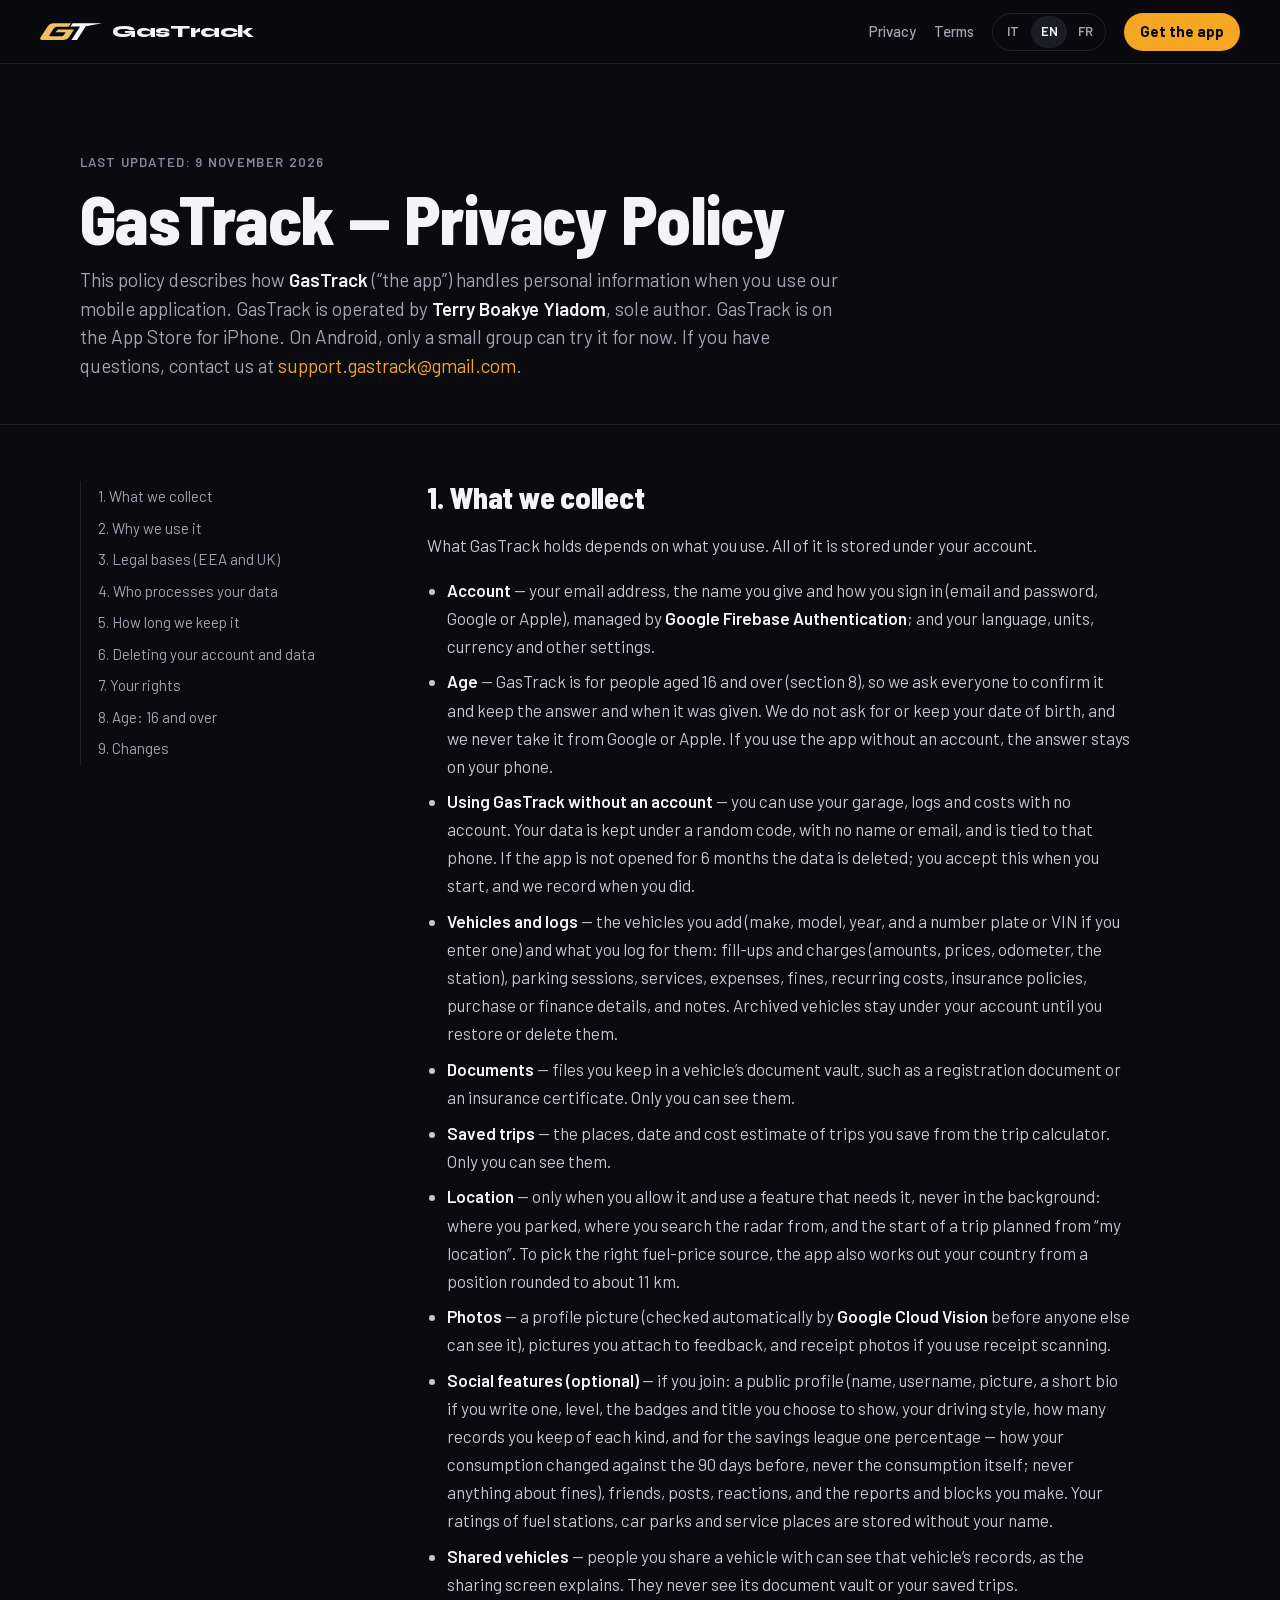
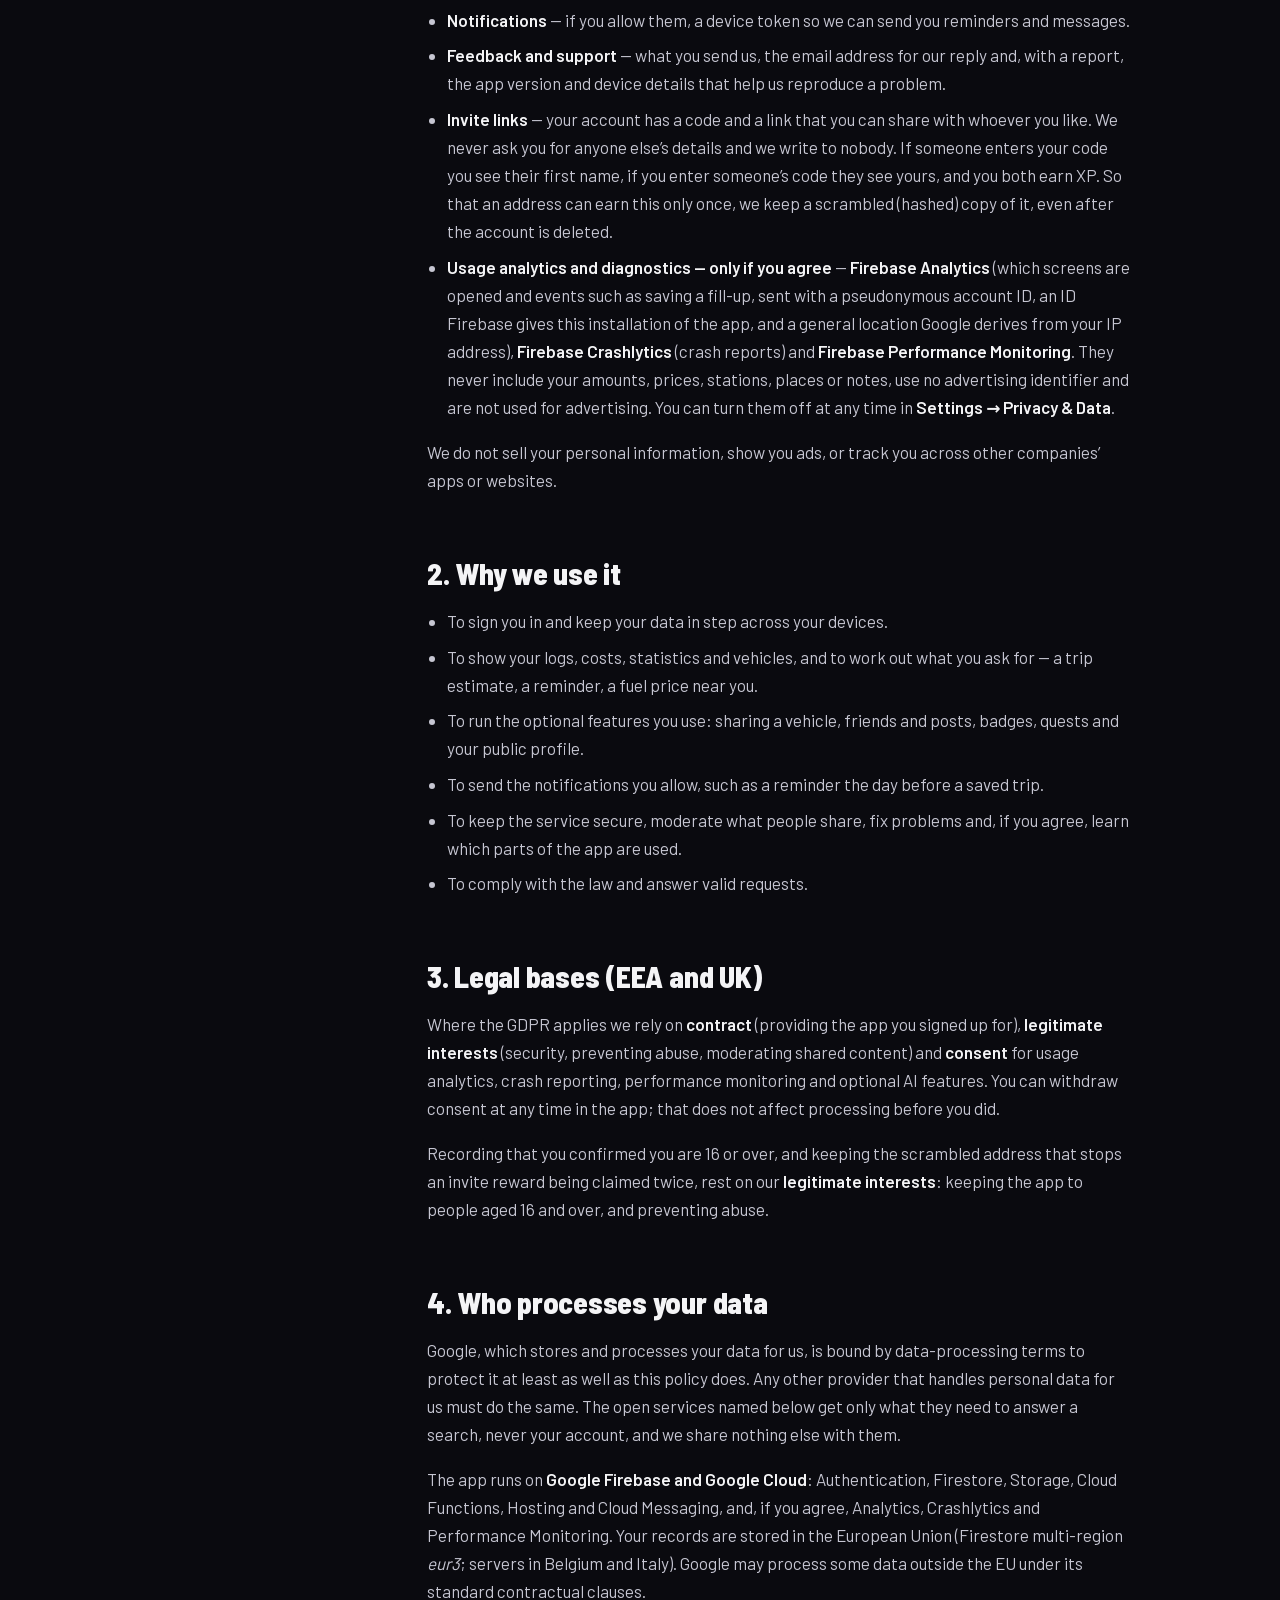
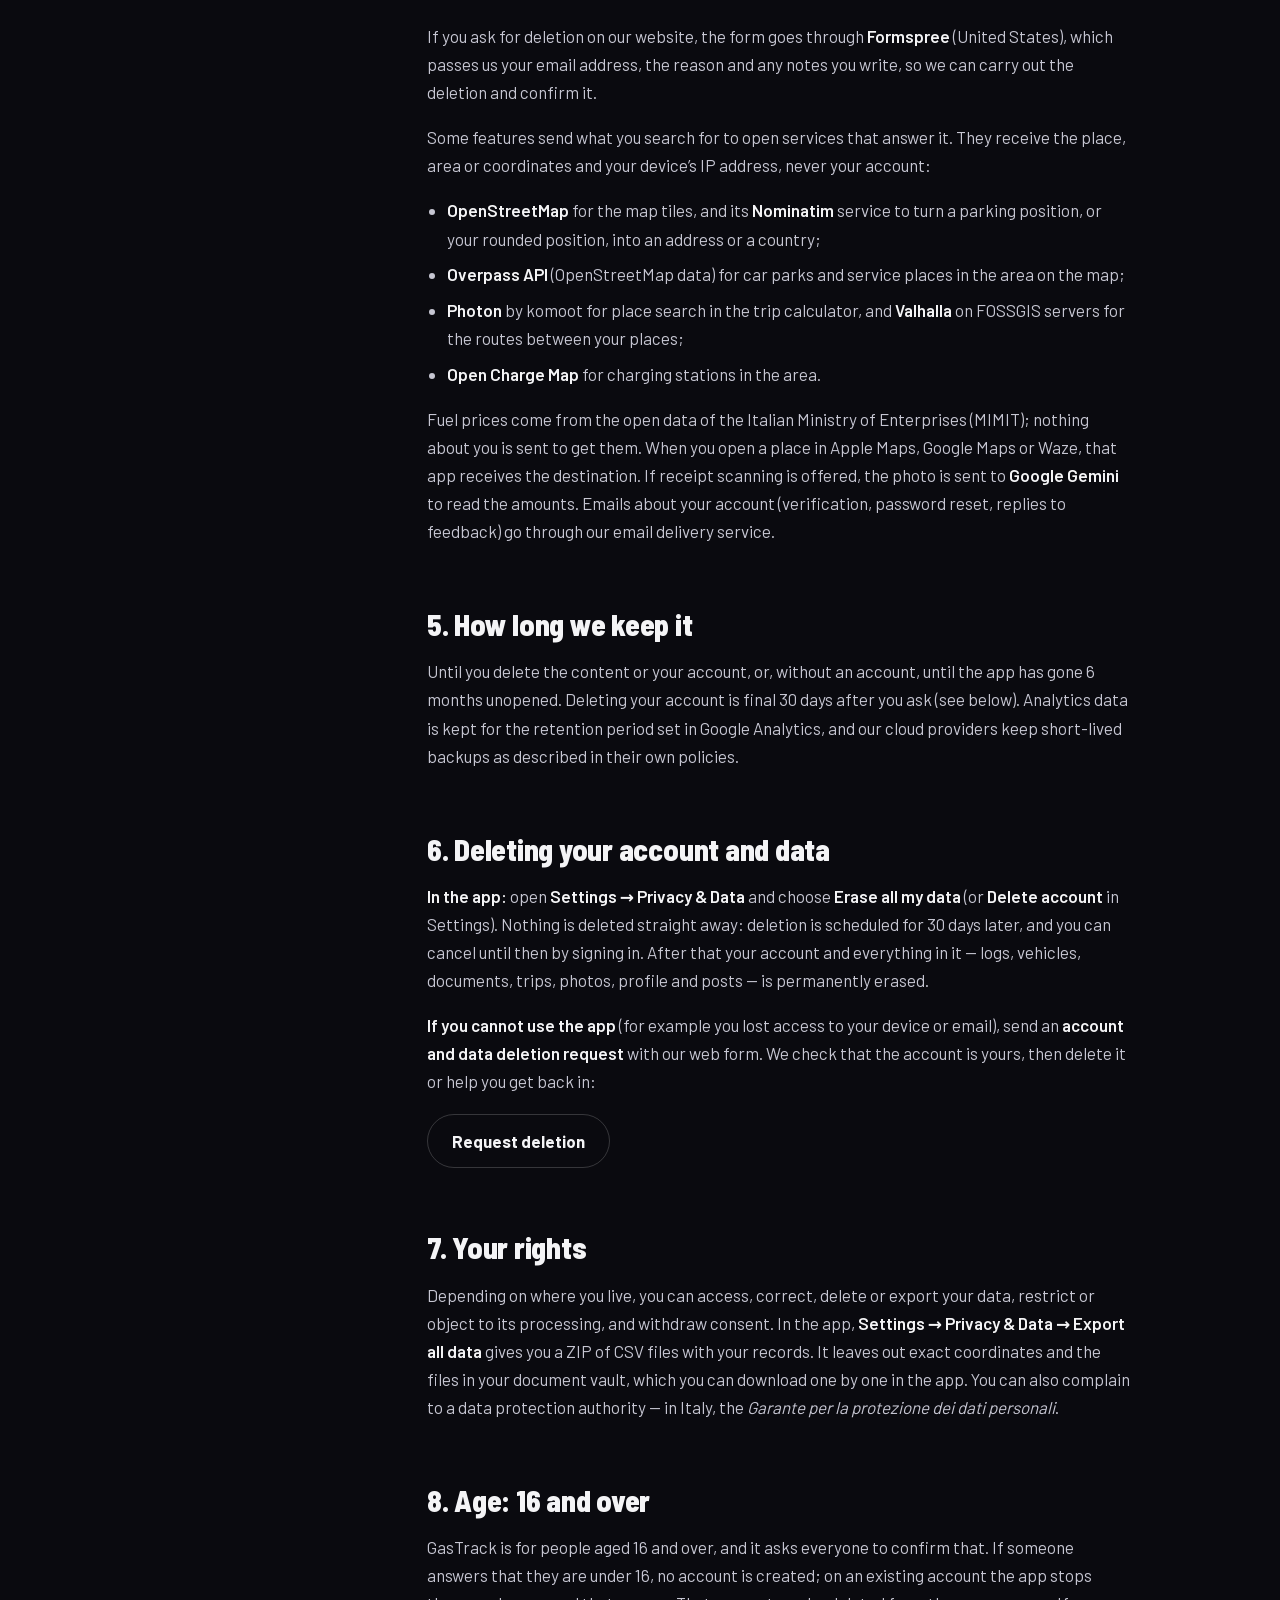
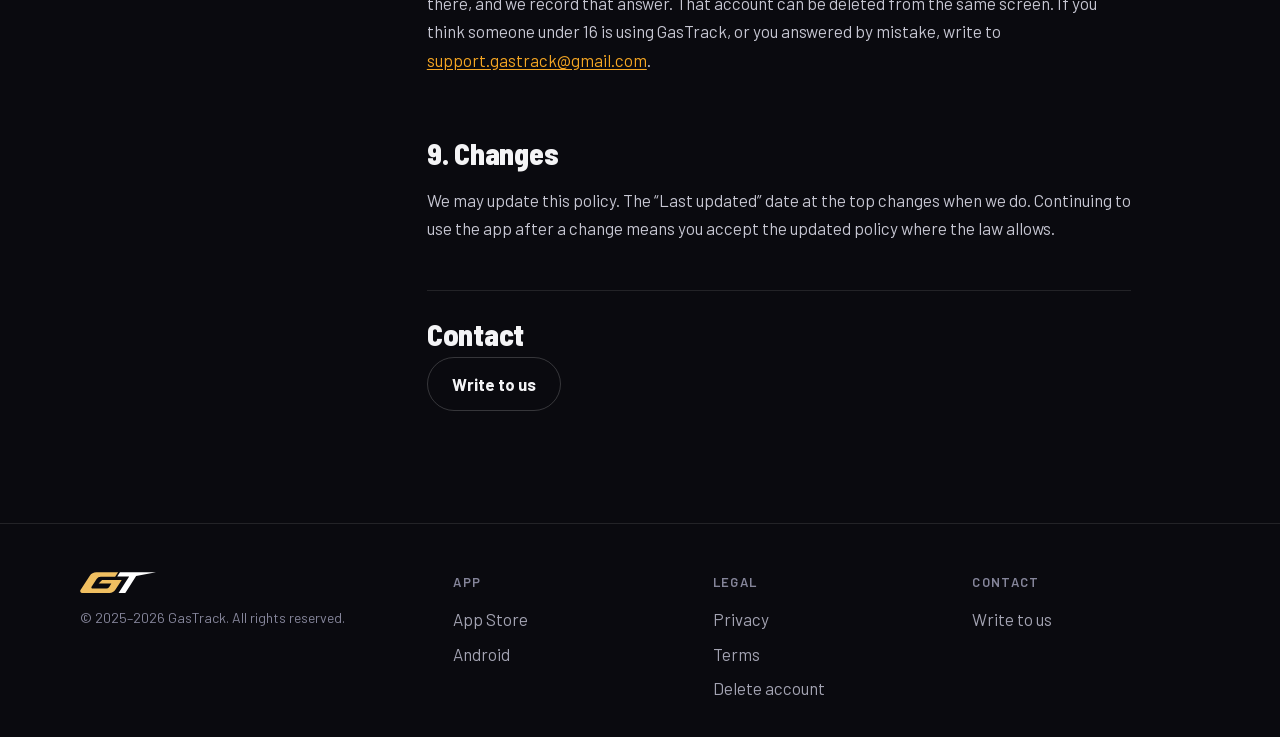
<file: privacy.html>
<!DOCTYPE html>
<html lang="en">
<head>
  <meta charset="utf-8" />
  <meta name="viewport" content="width=device-width, initial-scale=1" />
  <title>GasTrack — Privacy Policy</title>
  <meta name="description" content="Privacy policy for the GasTrack mobile app." />
  <meta name="author" content="Terry Boakye Yiadom" />
  <meta name="copyright" content="© 2025–2026 GasTrack. All rights reserved." />
  <!-- Favicon -->
  <link rel="icon" href="/favicon.svg" type="image/svg+xml">
  <link rel="icon" type="image/png" sizes="32x32" href="/favicon-32x32.png">
  <link rel="icon" type="image/png" sizes="16x16" href="/favicon-16x16.png">
  <link rel="apple-touch-icon" sizes="180x180" href="/apple-touch-icon.png">
  <!-- PWA / social sharing -->
  <link rel="manifest" href="/site.webmanifest">
  <meta name="theme-color" content="#0A0A0F">
  <link rel="stylesheet" href="/css/style.css" />
  <script>document.documentElement.classList.add("js")</script>
</head>
<body data-page="privacy">
  <nav class="nav">
    <a href="/" class="nav-brand" aria-label="GasTrack"><img src="/assets/gt-logo.svg" alt="" width="62" height="17" /><span class="wordmark">GasTrack</span></a>
    <div class="nav-end">
      <a href="/privacy.html" class="nav-link" data-i18n="nav_privacy">Privacy</a>
      <a href="/terms.html" class="nav-link" data-i18n="nav_terms">Terms</a>
      <div class="lang-switcher" role="group" data-i18n-aria="lang_aria" aria-label="Language">
        <button type="button" class="lang-btn" data-lang="it" onclick="setLang('it')">IT</button>
        <button type="button" class="lang-btn" data-lang="en" onclick="setLang('en')">EN</button>
        <button type="button" class="lang-btn" data-lang="fr" onclick="setLang('fr')">FR</button>
      </div>
      <a class="nav-cta" href="https://apps.apple.com/app/id6762223301" rel="noopener noreferrer" data-get-app data-i18n="nav_get">Get the app</a>
    </div>
  </nav>

  <main>
    <header class="doc-head">
      <div class="wrap">
        <span class="label" data-i18n="privacy_updated"></span>
        <h1 data-i18n="privacy_title"></h1>
        <p class="sub" data-i18n="privacy_intro" data-i18n-html="true"></p>
      </div>
    </header>
    <div class="wrap doc-grid">
      <nav class="toc" data-i18n-aria="toc_label" aria-label="Contents">
        <details open>
          <summary data-i18n="toc_label">Contents</summary>
          <ol></ol>
        </details>
      </nav>
      <div>
        <div class="legal" data-i18n="privacy_body_html" data-i18n-html="true"></div>
        <div class="doc-contact">
          <h2 data-i18n="privacy_contact_heading">Contact</h2>
          <a class="btn btn-secondary" href="mailto:support.gastrack@gmail.com" data-i18n="contact_write">Write to us</a>
        </div>
      </div>
    </div>
  </main>

  <footer class="footer">
    <div class="wrap footer-grid">
      <div class="footer-brand">
        <img src="/assets/gt-logo.svg" alt="GasTrack" width="76" height="21" />
        <p class="footer-copy" data-i18n="footer_copy">© 2025–2026 GasTrack. All rights reserved.</p>
      </div>
      <div>
        <h3 data-i18n="footer_app">App</h3>
        <ul>
          <li><a href="https://apps.apple.com/app/id6762223301" rel="noopener noreferrer">App Store</a></li>
          <li><a href="/beta-access.html" data-i18n="footer_beta_access">Android beta</a></li>
        </ul>
      </div>
      <div>
        <h3 data-i18n="footer_legal">Legal</h3>
        <ul>
          <li><a href="/privacy.html" data-i18n="nav_privacy">Privacy</a></li>
          <li><a href="/terms.html" data-i18n="nav_terms">Terms</a></li>
          <li><a href="/delete-account.html" data-i18n="footer_delete_account">Delete account</a></li>
        </ul>
      </div>
      <div class="footer-contact">
        <h3 data-i18n="footer_contact">Contact</h3>
        <ul>
          <li><a href="mailto:support.gastrack@gmail.com" data-i18n="contact_write">Write to us</a></li>
        </ul>
      </div>
    </div>
  </footer>
  <script src="/js/legal-translations.js"></script>
  <script src="/js/i18n.js"></script>
  <script src="/js/site.js"></script>
</body>
</html>
</file>
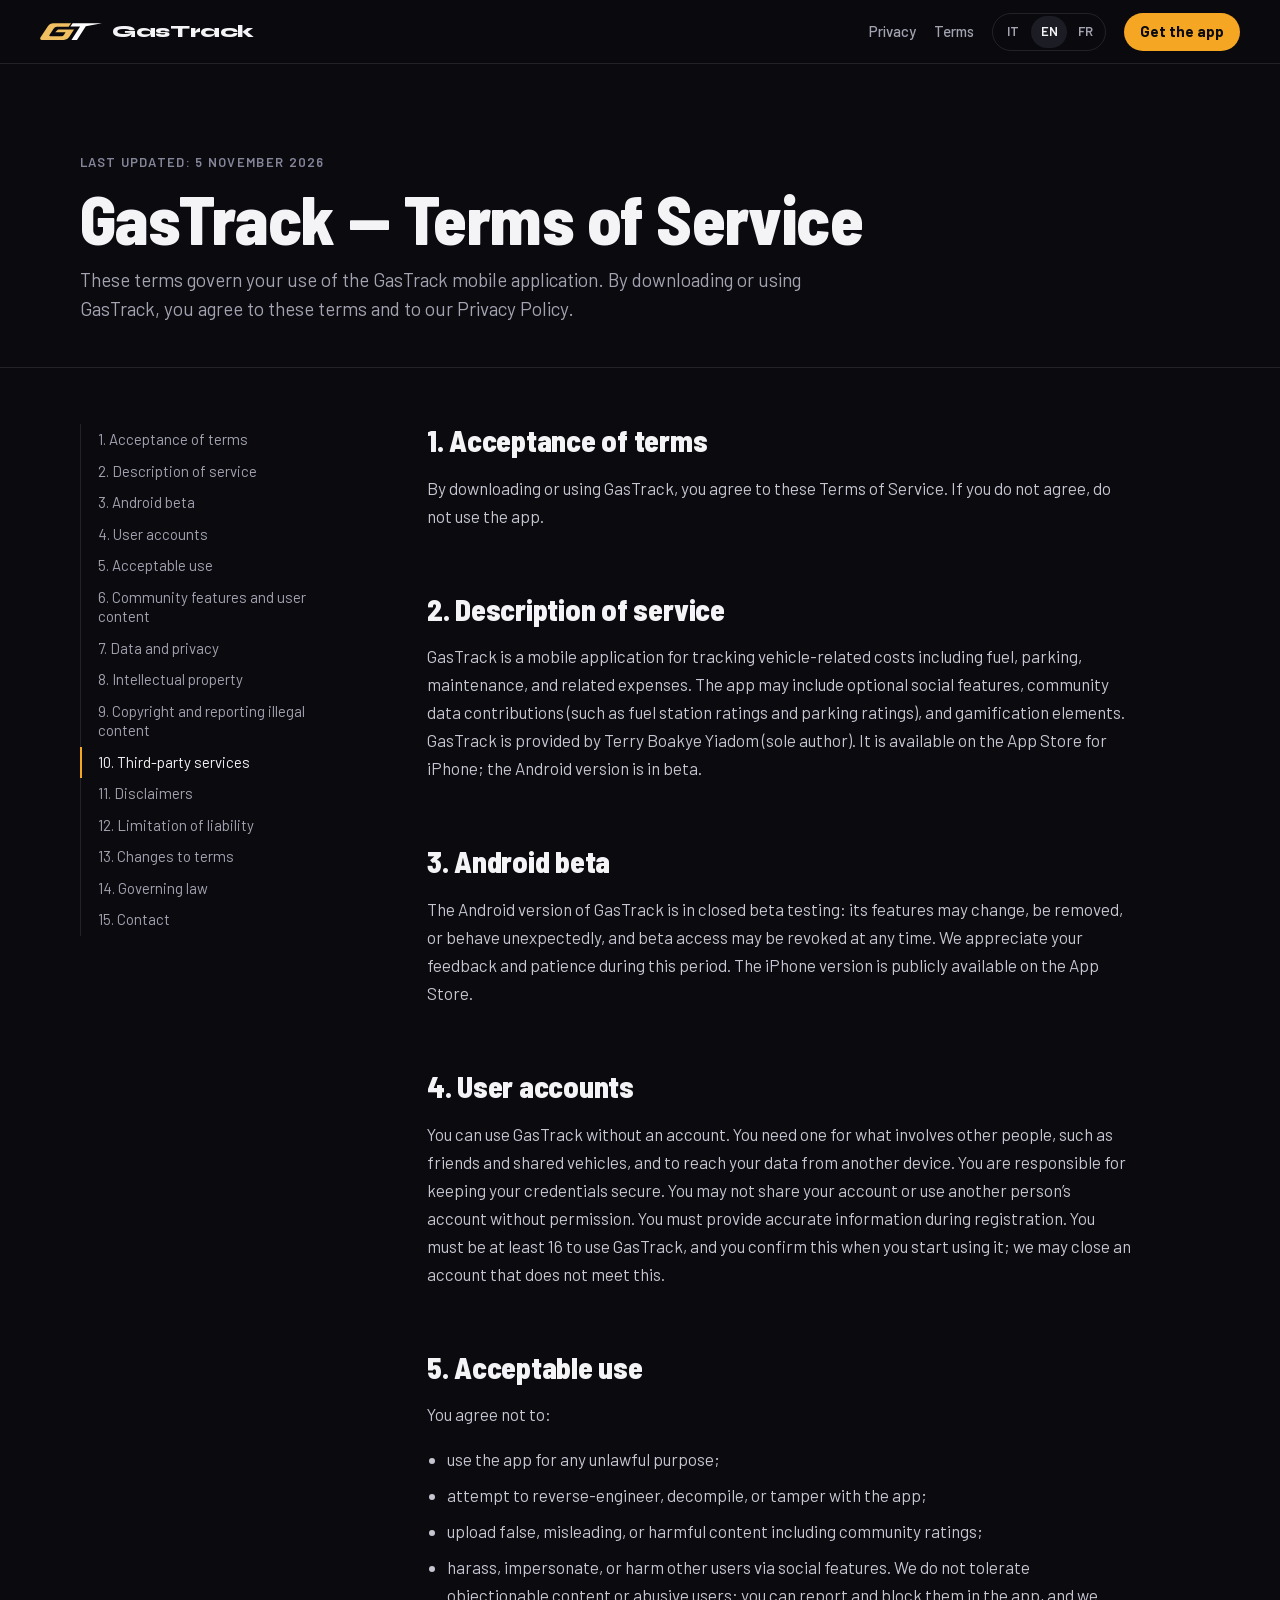
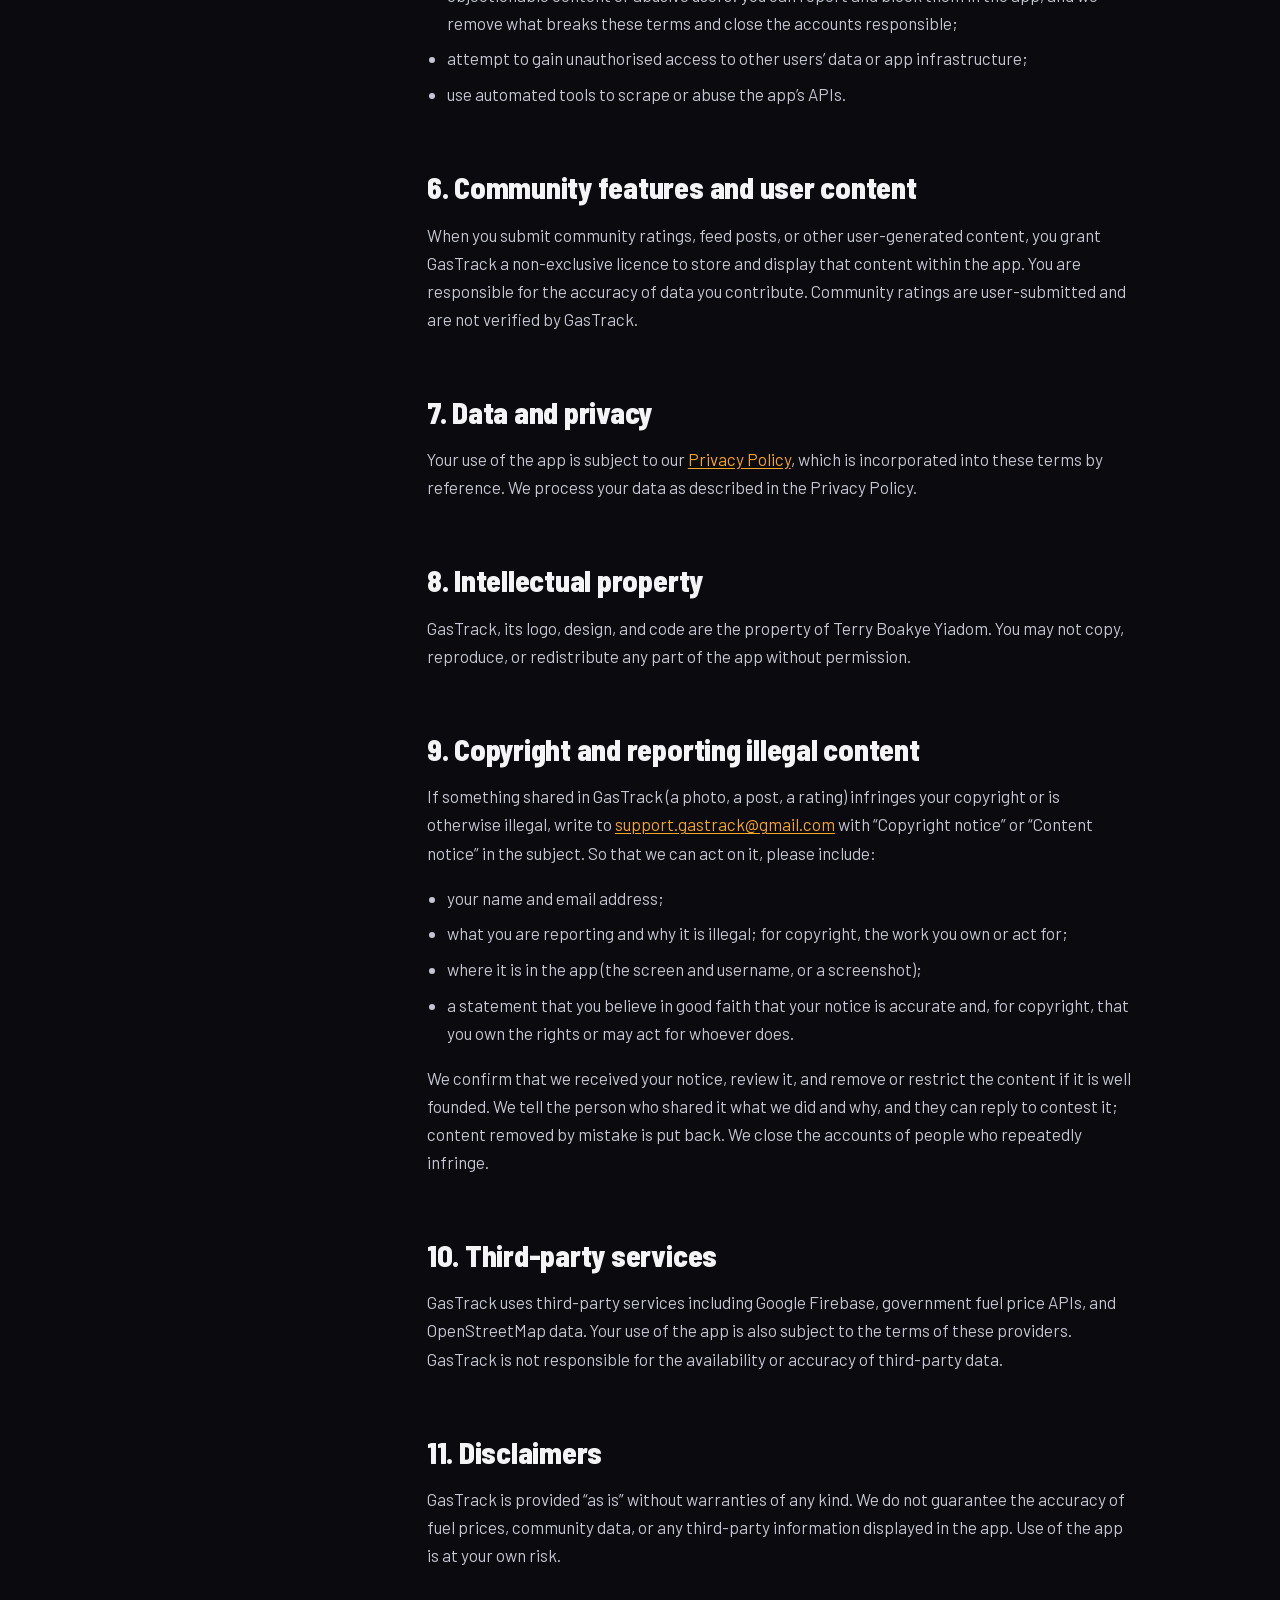
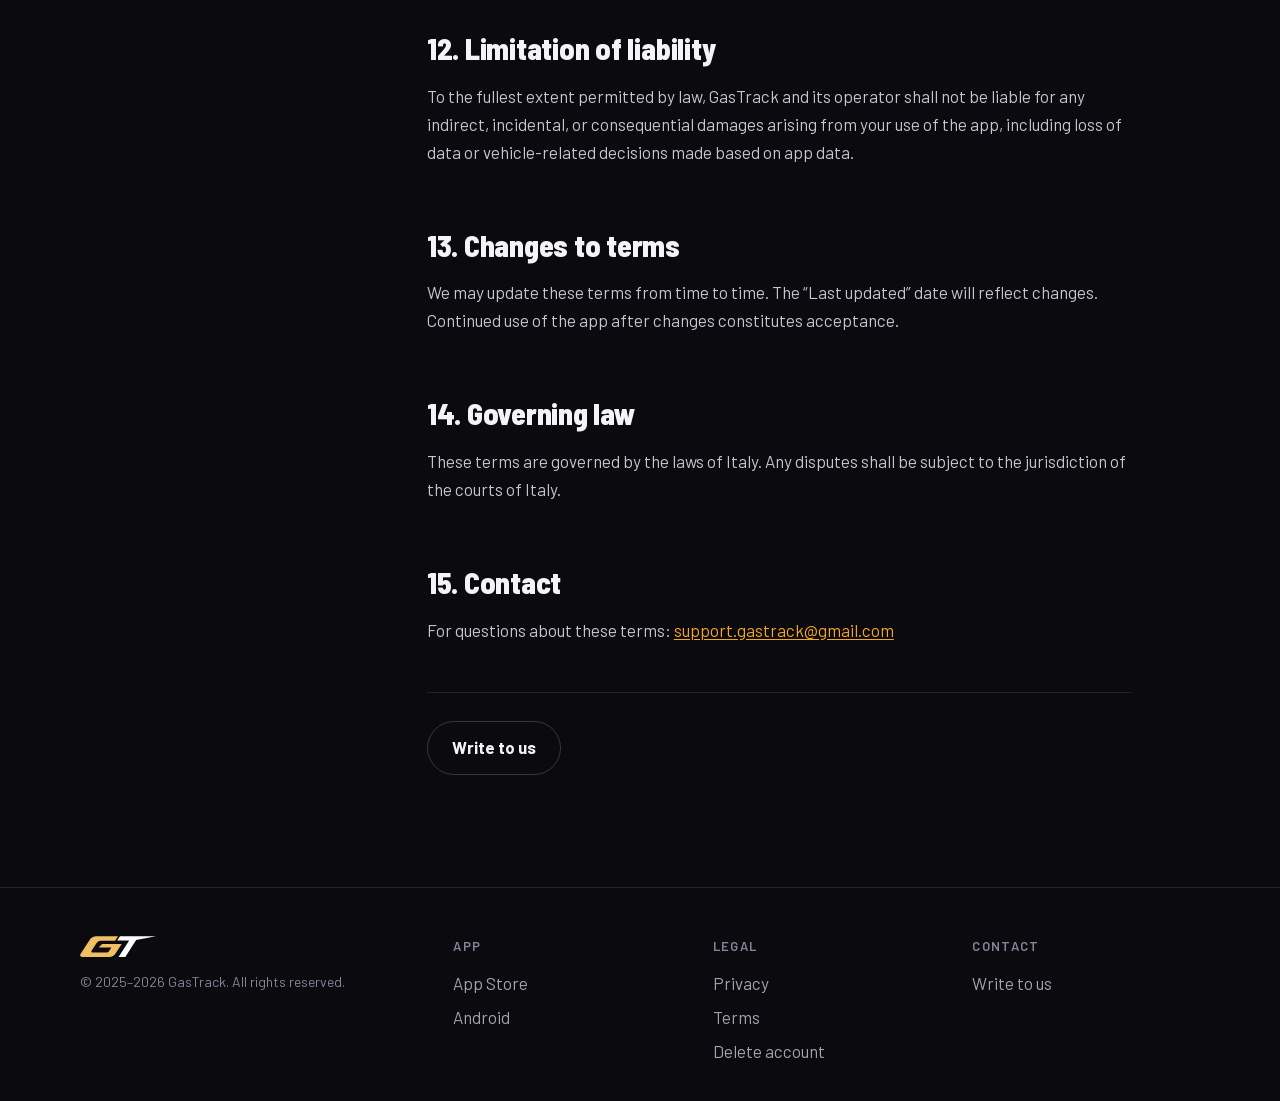
<file: terms.html>
<!DOCTYPE html>
<html lang="en">
<head>
  <meta charset="utf-8" />
  <meta name="viewport" content="width=device-width, initial-scale=1" />
  <title>GasTrack — Terms of Service</title>
  <meta name="description" content="Terms of Service for the GasTrack mobile app." />
  <meta name="author" content="Terry Boakye Yiadom" />
  <meta name="copyright" content="© 2025–2026 GasTrack. All rights reserved." />
  <!-- Favicon -->
  <link rel="icon" href="/favicon.svg" type="image/svg+xml">
  <link rel="icon" type="image/png" sizes="32x32" href="/favicon-32x32.png">
  <link rel="icon" type="image/png" sizes="16x16" href="/favicon-16x16.png">
  <link rel="apple-touch-icon" sizes="180x180" href="/apple-touch-icon.png">
  <!-- PWA / social sharing -->
  <link rel="manifest" href="/site.webmanifest">
  <meta name="theme-color" content="#0A0A0F">
  <link rel="stylesheet" href="/css/style.css" />
  <script>document.documentElement.classList.add("js")</script>
</head>
<body data-page="terms">
  <nav class="nav">
    <a href="/" class="nav-brand" aria-label="GasTrack"><img src="/assets/gt-logo.svg" alt="" width="62" height="17" /><span class="wordmark">GasTrack</span></a>
    <div class="nav-end">
      <a href="/privacy.html" class="nav-link" data-i18n="nav_privacy">Privacy</a>
      <a href="/terms.html" class="nav-link" data-i18n="nav_terms">Terms</a>
      <div class="lang-switcher" role="group" data-i18n-aria="lang_aria" aria-label="Language">
        <button type="button" class="lang-btn" data-lang="it" onclick="setLang('it')">IT</button>
        <button type="button" class="lang-btn" data-lang="en" onclick="setLang('en')">EN</button>
        <button type="button" class="lang-btn" data-lang="fr" onclick="setLang('fr')">FR</button>
      </div>
      <a class="nav-cta" href="https://apps.apple.com/app/id6762223301" rel="noopener noreferrer" data-get-app data-i18n="nav_get">Get the app</a>
    </div>
  </nav>

  <main>
    <header class="doc-head">
      <div class="wrap">
        <span class="label" data-i18n="terms_updated"></span>
        <h1 data-i18n="terms_title"></h1>
        <p class="sub" data-i18n="terms_intro"></p>
      </div>
    </header>
    <div class="wrap doc-grid">
      <nav class="toc" data-i18n-aria="toc_label" aria-label="Contents">
        <details open>
          <summary data-i18n="toc_label">Contents</summary>
          <ol></ol>
        </details>
      </nav>
      <div>
        <div class="legal" data-i18n="terms_body_html" data-i18n-html="true"></div>
        <div class="doc-contact">
          <a class="btn btn-secondary" href="mailto:support.gastrack@gmail.com" data-i18n="contact_write">Write to us</a>
        </div>
      </div>
    </div>
  </main>

  <footer class="footer">
    <div class="wrap footer-grid">
      <div class="footer-brand">
        <img src="/assets/gt-logo.svg" alt="GasTrack" width="76" height="21" />
        <p class="footer-copy" data-i18n="footer_copy">© 2025–2026 GasTrack. All rights reserved.</p>
      </div>
      <div>
        <h3 data-i18n="footer_app">App</h3>
        <ul>
          <li><a href="https://apps.apple.com/app/id6762223301" rel="noopener noreferrer">App Store</a></li>
          <li><a href="/beta-access.html" data-i18n="footer_beta_access">Android beta</a></li>
        </ul>
      </div>
      <div>
        <h3 data-i18n="footer_legal">Legal</h3>
        <ul>
          <li><a href="/privacy.html" data-i18n="nav_privacy">Privacy</a></li>
          <li><a href="/terms.html" data-i18n="nav_terms">Terms</a></li>
          <li><a href="/delete-account.html" data-i18n="footer_delete_account">Delete account</a></li>
        </ul>
      </div>
      <div class="footer-contact">
        <h3 data-i18n="footer_contact">Contact</h3>
        <ul>
          <li><a href="mailto:support.gastrack@gmail.com" data-i18n="contact_write">Write to us</a></li>
        </ul>
      </div>
    </div>
  </footer>
  <script src="/js/legal-translations.js"></script>
  <script src="/js/i18n.js"></script>
  <script src="/js/site.js"></script>
</body>
</html>
</file>
<file: css/style.css>
/*
 * GasTrack public site. The look of the app and the launch film: Barlow, gold on near-black,
 * pump digits. Fonts are served from this site (SIL Open Font License 1.1: fonts/OFL.txt), so a
 * visit tells nobody else about the visitor.
 */
@font-face {
  font-family: "Barlow";
  font-style: normal;
  font-weight: 400;
  font-display: swap;
  src: url("/fonts/barlow-400-normal-latin-ext.woff2") format("woff2");
  unicode-range: U+0100-02BA, U+02BD-02C5, U+02C7-02CC, U+02CE-02D7, U+02DD-02FF, U+0304, U+0308, U+0329, U+1D00-1DBF, U+1E00-1E9F, U+1EF2-1EFF, U+2020, U+20A0-20AB, U+20AD-20C4, U+2113, U+2C60-2C7F, U+A720-A7FF;
}
@font-face {
  font-family: "Barlow";
  font-style: normal;
  font-weight: 400;
  font-display: swap;
  src: url("/fonts/barlow-400-normal-latin.woff2") format("woff2");
  unicode-range: U+0000-00FF, U+0131, U+0152-0153, U+02BB-02BC, U+02C6, U+02DA, U+02DC, U+0304, U+0308, U+0329, U+2000-206F, U+20AC, U+2122, U+2191, U+2193, U+2212, U+2215, U+FEFF, U+FFFD;
}
@font-face {
  font-family: "Barlow";
  font-style: normal;
  font-weight: 500;
  font-display: swap;
  src: url("/fonts/barlow-500-normal-latin-ext.woff2") format("woff2");
  unicode-range: U+0100-02BA, U+02BD-02C5, U+02C7-02CC, U+02CE-02D7, U+02DD-02FF, U+0304, U+0308, U+0329, U+1D00-1DBF, U+1E00-1E9F, U+1EF2-1EFF, U+2020, U+20A0-20AB, U+20AD-20C4, U+2113, U+2C60-2C7F, U+A720-A7FF;
}
@font-face {
  font-family: "Barlow";
  font-style: normal;
  font-weight: 500;
  font-display: swap;
  src: url("/fonts/barlow-500-normal-latin.woff2") format("woff2");
  unicode-range: U+0000-00FF, U+0131, U+0152-0153, U+02BB-02BC, U+02C6, U+02DA, U+02DC, U+0304, U+0308, U+0329, U+2000-206F, U+20AC, U+2122, U+2191, U+2193, U+2212, U+2215, U+FEFF, U+FFFD;
}
@font-face {
  font-family: "Barlow";
  font-style: normal;
  font-weight: 600;
  font-display: swap;
  src: url("/fonts/barlow-600-normal-latin-ext.woff2") format("woff2");
  unicode-range: U+0100-02BA, U+02BD-02C5, U+02C7-02CC, U+02CE-02D7, U+02DD-02FF, U+0304, U+0308, U+0329, U+1D00-1DBF, U+1E00-1E9F, U+1EF2-1EFF, U+2020, U+20A0-20AB, U+20AD-20C4, U+2113, U+2C60-2C7F, U+A720-A7FF;
}
@font-face {
  font-family: "Barlow";
  font-style: normal;
  font-weight: 600;
  font-display: swap;
  src: url("/fonts/barlow-600-normal-latin.woff2") format("woff2");
  unicode-range: U+0000-00FF, U+0131, U+0152-0153, U+02BB-02BC, U+02C6, U+02DA, U+02DC, U+0304, U+0308, U+0329, U+2000-206F, U+20AC, U+2122, U+2191, U+2193, U+2212, U+2215, U+FEFF, U+FFFD;
}
@font-face {
  font-family: "Barlow";
  font-style: normal;
  font-weight: 700;
  font-display: swap;
  src: url("/fonts/barlow-700-normal-latin-ext.woff2") format("woff2");
  unicode-range: U+0100-02BA, U+02BD-02C5, U+02C7-02CC, U+02CE-02D7, U+02DD-02FF, U+0304, U+0308, U+0329, U+1D00-1DBF, U+1E00-1E9F, U+1EF2-1EFF, U+2020, U+20A0-20AB, U+20AD-20C4, U+2113, U+2C60-2C7F, U+A720-A7FF;
}
@font-face {
  font-family: "Barlow";
  font-style: normal;
  font-weight: 700;
  font-display: swap;
  src: url("/fonts/barlow-700-normal-latin.woff2") format("woff2");
  unicode-range: U+0000-00FF, U+0131, U+0152-0153, U+02BB-02BC, U+02C6, U+02DA, U+02DC, U+0304, U+0308, U+0329, U+2000-206F, U+20AC, U+2122, U+2191, U+2193, U+2212, U+2215, U+FEFF, U+FFFD;
}
@font-face {
  font-family: "Barlow Semi Condensed";
  font-style: normal;
  font-weight: 700;
  font-display: swap;
  src: url("/fonts/barlow-semi-condensed-700-normal-latin-ext.woff2") format("woff2");
  unicode-range: U+0100-02BA, U+02BD-02C5, U+02C7-02CC, U+02CE-02D7, U+02DD-02FF, U+0304, U+0308, U+0329, U+1D00-1DBF, U+1E00-1E9F, U+1EF2-1EFF, U+2020, U+20A0-20AB, U+20AD-20C4, U+2113, U+2C60-2C7F, U+A720-A7FF;
}
@font-face {
  font-family: "Barlow Semi Condensed";
  font-style: normal;
  font-weight: 700;
  font-display: swap;
  src: url("/fonts/barlow-semi-condensed-700-normal-latin.woff2") format("woff2");
  unicode-range: U+0000-00FF, U+0131, U+0152-0153, U+02BB-02BC, U+02C6, U+02DA, U+02DC, U+0304, U+0308, U+0329, U+2000-206F, U+20AC, U+2122, U+2191, U+2193, U+2212, U+2215, U+FEFF, U+FFFD;
}
@font-face {
  font-family: "Barlow Semi Condensed";
  font-style: normal;
  font-weight: 800;
  font-display: swap;
  src: url("/fonts/barlow-semi-condensed-800-normal-latin-ext.woff2") format("woff2");
  unicode-range: U+0100-02BA, U+02BD-02C5, U+02C7-02CC, U+02CE-02D7, U+02DD-02FF, U+0304, U+0308, U+0329, U+1D00-1DBF, U+1E00-1E9F, U+1EF2-1EFF, U+2020, U+20A0-20AB, U+20AD-20C4, U+2113, U+2C60-2C7F, U+A720-A7FF;
}
@font-face {
  font-family: "Barlow Semi Condensed";
  font-style: normal;
  font-weight: 800;
  font-display: swap;
  src: url("/fonts/barlow-semi-condensed-800-normal-latin.woff2") format("woff2");
  unicode-range: U+0000-00FF, U+0131, U+0152-0153, U+02BB-02BC, U+02C6, U+02DA, U+02DC, U+0304, U+0308, U+0329, U+2000-206F, U+20AC, U+2122, U+2191, U+2193, U+2212, U+2215, U+FEFF, U+FFFD;
}
@font-face {
  font-family: "Syne";
  font-style: normal;
  font-weight: 700 800;
  font-display: swap;
  src: url("/fonts/syne-latin-ext.woff2") format("woff2");
  unicode-range: U+0100-02BA, U+02BD-02C5, U+02C7-02CC, U+02CE-02D7, U+02DD-02FF, U+0304, U+0308, U+0329, U+1D00-1DBF, U+1E00-1E9F, U+1EF2-1EFF, U+2020, U+20A0-20AB, U+20AD-20C4, U+2113, U+2C60-2C7F, U+A720-A7FF;
}
@font-face {
  font-family: "Syne";
  font-style: normal;
  font-weight: 700 800;
  font-display: swap;
  src: url("/fonts/syne-latin.woff2") format("woff2");
  unicode-range: U+0000-00FF, U+0131, U+0152-0153, U+02BB-02BC, U+02C6, U+02DA, U+02DC, U+0304, U+0308, U+0329, U+2000-206F, U+20AC, U+2122, U+2191, U+2193, U+2212, U+2215, U+FEFF, U+FFFD;
}

/* ——— Base ——— */
*,
*::before,
*::after {
  box-sizing: border-box;
  margin: 0;
  padding: 0;
}

:root {
  color-scheme: dark;

  --ground: #0a0a0f;
  --surface: #13131a;
  --raised: #1c1c25;
  --plate: #08080c;
  --line: rgba(255, 255, 255, 0.1);
  --line-strong: rgba(255, 255, 255, 0.18);

  --gold: #f5a623;
  --gold-wash: rgba(245, 166, 35, 0.12);
  --on-gold: #0a0a0f;
  --text: #f4f4f6;
  --muted: #a3a3b2;
  --faint: #85859a;
  --danger: #f0625f;
  --ok: #2fd3b7;

  /* The app's own colours for each kind of cost. */
  --cost-fuel: #f5a623;
  --cost-service: #2fd3b7;
  --cost-insurance: #a78bfa;
  --cost-oneoff: #8a8a95;
  --cost-parking: #4a90e2;

  --font-body: "Barlow", system-ui, -apple-system, "Segoe UI", sans-serif;
  --font-display: "Barlow Semi Condensed", "Barlow", system-ui, sans-serif;
  --font-brand: "Syne", "Barlow", sans-serif;

  --radius: 16px;
  --radius-lg: 24px;
  --pill: 999px;
  --nav-h: 64px;
  --page: 1200px;
  --gutter: clamp(16px, 4vw, 40px);

  /* The names the email-link and invite pages use. */
  --bg: var(--ground);
  --bg-card: var(--surface);
  --bg-elevated: var(--raised);
  --accent: var(--gold);
  --text-primary: var(--text);
  --text-secondary: var(--muted);
  --text-tertiary: var(--faint);
  --border: var(--line);
}

html {
  background: var(--ground);
  scroll-behavior: smooth;
  scroll-padding-top: calc(var(--nav-h) + 16px);
  -webkit-text-size-adjust: 100%;
}

body {
  display: flex;
  flex-direction: column;
  min-height: 100vh;
  overflow-x: clip;
  font-family: var(--font-body);
  font-size: 1.0625rem;
  line-height: 1.55;
  color: var(--text);
  background: var(--ground);
  -webkit-font-smoothing: antialiased;
}

main {
  flex: 1;
}

[hidden] {
  display: none !important;
}

a {
  color: var(--gold);
  text-decoration: none;
}
a:hover {
  text-decoration: underline;
}

img,
video,
svg {
  display: block;
  max-width: 100%;
}

:focus-visible {
  outline: 2px solid var(--gold);
  outline-offset: 3px;
  border-radius: 4px;
}

h1,
h2 {
  font-family: var(--font-display);
  font-weight: 800;
  line-height: 1;
  letter-spacing: -0.008em;
  text-wrap: balance;
}

h1 {
  font-size: clamp(2.5rem, 5.4vw, 4.25rem);
  margin-bottom: 14px;
}

h2 {
  font-size: clamp(1.9rem, 3.4vw, 2.75rem);
}

p {
  color: var(--muted);
}

strong {
  color: var(--text);
  font-weight: 600;
}

.wrap {
  width: 100%;
  max-width: var(--page);
  margin-inline: auto;
  padding-inline: var(--gutter);
}

.container {
  width: 100%;
  max-width: 760px;
  margin-inline: auto;
  padding-inline: var(--gutter);
}

.section {
  padding-block: clamp(48px, 8vw, 88px);
}

.section--tight {
  padding-block: clamp(36px, 6vw, 64px) clamp(48px, 8vw, 88px);
}

.label {
  display: block;
  margin-bottom: 12px;
  font-size: 0.8125rem;
  font-weight: 600;
  letter-spacing: 0.1em;
  text-transform: uppercase;
  color: var(--faint);
}

.sub {
  font-size: 1.1875rem;
  line-height: 1.5;
  color: var(--muted);
}

/* ——— Nav ——— */
.nav {
  position: sticky;
  top: 0;
  z-index: 50;
  display: flex;
  align-items: center;
  justify-content: space-between;
  gap: 12px;
  height: var(--nav-h);
  padding-inline: var(--gutter);
  background: rgba(10, 10, 15, 0.82);
  -webkit-backdrop-filter: blur(18px);
  backdrop-filter: blur(18px);
  border-bottom: 1px solid var(--line);
}

.nav-brand {
  display: inline-flex;
  align-items: center;
  gap: 10px;
  color: var(--text);
}
.nav-brand:hover {
  text-decoration: none;
}
.nav-brand img {
  width: 62px;
  height: auto;
}

.wordmark {
  font-family: var(--font-brand);
  font-weight: 800;
  font-size: 1.125rem;
  letter-spacing: -0.02em;
}

.nav-end {
  display: flex;
  align-items: center;
  gap: clamp(8px, 1.6vw, 18px);
}

.nav-link {
  font-size: 0.9375rem;
  font-weight: 500;
  color: var(--muted);
}
.nav-link:hover {
  color: var(--text);
  text-decoration: none;
}

.lang-switcher {
  display: flex;
  padding: 2px;
  border: 1px solid var(--line);
  border-radius: var(--pill);
}

.lang-btn {
  min-width: 36px;
  min-height: 32px;
  font: 600 0.8125rem/1 var(--font-body);
  color: var(--muted);
  background: transparent;
  border: 0;
  border-radius: var(--pill);
  cursor: pointer;
}
.lang-btn:hover {
  color: var(--text);
}
.lang-btn.active {
  color: var(--text);
  background: var(--raised);
}

.nav-cta {
  display: inline-flex;
  align-items: center;
  min-height: 38px;
  padding-inline: 16px;
  font-size: 0.9375rem;
  font-weight: 700;
  white-space: nowrap;
  color: var(--on-gold);
  background: var(--gold);
  border-radius: var(--pill);
}
.nav-cta:hover {
  text-decoration: none;
  background: #ffb63d;
}

/* ——— "Which phone do you have?" on a computer ——— */
.choose {
  width: min(460px, calc(100vw - 32px));
  margin: auto;
  color: var(--text);
  background: var(--surface);
  border: 1px solid var(--line-strong);
  border-radius: var(--radius-lg);
}
.choose::backdrop {
  background: rgba(5, 5, 8, 0.74);
  -webkit-backdrop-filter: blur(4px);
  backdrop-filter: blur(4px);
}

.choose-inner {
  position: relative;
  padding: 28px;
}

.choose h2 {
  margin-bottom: 20px;
  padding-right: 36px;
  font-size: 2.25rem;
}

.choose-close {
  position: absolute;
  top: 14px;
  right: 14px;
  width: 40px;
  height: 40px;
  font-size: 1.625rem;
  line-height: 1;
  color: var(--muted);
  background: transparent;
  border: 0;
  border-radius: 50%;
  cursor: pointer;
}
.choose-close:hover {
  color: var(--text);
  background: var(--raised);
}

.choose-row {
  display: grid;
  grid-template-columns: 1fr 1fr;
  gap: 12px;
}

.choose-row a {
  display: block;
  padding: 20px 18px;
  color: var(--text);
  background: var(--ground);
  border: 1px solid var(--line-strong);
  border-radius: var(--radius);
  transition: border-color 0.15s, transform 0.15s;
}
.choose-row a:hover {
  border-color: var(--gold);
  text-decoration: none;
  transform: translateY(-2px);
}

.choose-row strong {
  display: block;
  font-family: var(--font-display);
  font-size: 1.875rem;
  font-weight: 800;
  line-height: 1.1;
}

.choose-row span {
  display: block;
  margin-top: 4px;
  font-size: 0.9375rem;
  color: var(--muted);
}

/* ——— Buttons ——— */
.btn-row {
  display: flex;
  flex-wrap: wrap;
  gap: 12px;
}

.btn {
  display: inline-flex;
  align-items: center;
  justify-content: center;
  min-height: 54px;
  padding: 12px 24px;
  font: 700 1.0625rem/1.2 var(--font-body);
  border: 0;
  border-radius: var(--pill);
  cursor: pointer;
  transition: background 0.15s, border-color 0.15s, transform 0.15s;
}
.btn:hover {
  text-decoration: none;
}
.btn:active {
  transform: scale(0.98);
}
.btn[disabled] {
  opacity: 0.55;
  cursor: default;
}

.btn-primary {
  color: var(--on-gold);
  background: var(--gold);
}
.btn-primary:hover {
  background: #ffb63d;
}

.btn-secondary,
.btn-ghost {
  color: var(--text);
  background: transparent;
  border: 1px solid var(--line-strong);
}
.btn-secondary:hover,
.btn-ghost:hover {
  border-color: var(--text);
}

.store {
  display: flex;
  flex-wrap: wrap;
  align-items: center;
  gap: 14px;
}

.store-badge img {
  width: auto;
  height: 54px;
}

/* ——— Pump digits: seven bars each, the unlit ones faintly there ——— */
.seg {
  display: block;
  color: var(--gold);
  filter: drop-shadow(0 0 0.5vw rgba(245, 166, 35, 0.45));
}
.seg svg {
  width: 100%;
  height: auto;
  overflow: visible;
}
.seg .off {
  fill: rgba(245, 166, 35, 0.07);
}
.seg .on {
  fill: currentColor;
}

.plate {
  display: inline-flex;
  flex-wrap: wrap;
  align-items: center;
  gap: 10px 16px;
  padding: 12px 18px;
  background: var(--plate);
  border: 1px solid var(--line-strong);
  border-radius: 14px;
}

.plate-read {
  display: inline-flex;
  align-items: center;
  gap: 10px;
}

.plate .seg svg {
  width: auto;
  height: 46px;
}

.plate-euro {
  font-family: var(--font-display);
  font-weight: 800;
  font-size: 2.25rem;
  line-height: 1;
  color: var(--gold);
}
/* English writes €1,807; Italian and French write 1.807 €. */
html:not([lang="en"]) .plate-euro,
html:not([lang="en"]) .pump-euro {
  order: 1;
}

.plate-unit {
  font-size: 1rem;
  font-weight: 500;
  line-height: 1.2;
  color: var(--muted);
}

/* ——— Hero ——— */
.hero {
  position: relative;
  isolation: isolate;
  overflow: clip;
}

.hero::before {
  content: "";
  position: absolute;
  z-index: -1;
  top: -12%;
  right: -8%;
  width: min(1000px, 110vw);
  aspect-ratio: 1;
  background: radial-gradient(closest-side, rgba(245, 166, 35, 0.17), rgba(245, 166, 35, 0));
  pointer-events: none;
}

.hero-mark {
  position: absolute;
  z-index: -1;
  left: -4%;
  bottom: 4%;
  width: min(1180px, 150vw);
  opacity: 0.045;
  pointer-events: none;
}

.hero-grid {
  display: grid;
  grid-template-columns: minmax(0, 1.12fr) minmax(0, 0.88fr);
  gap: clamp(32px, 5vw, 76px);
  align-items: center;
  padding-block: clamp(40px, 7vw, 104px) clamp(48px, 7vw, 96px);
}

.status {
  display: inline-flex;
  align-items: center;
  gap: 10px;
  margin-bottom: 22px;
  font-size: 0.9375rem;
  font-weight: 500;
  color: var(--muted);
}
.status::before {
  content: "";
  width: 8px;
  height: 8px;
  border-radius: 50%;
  background: var(--ok);
}

.headline {
  margin-bottom: 26px;
  font-size: clamp(3.5rem, 8vw, 7.25rem);
  line-height: 0.94;
}
.headline span {
  display: block;
}
.headline .lights-up {
  color: var(--gold);
  animation: lights-up 0.45s ease-out 1.1s both;
}

@keyframes lights-up {
  from {
    opacity: 0.14;
  }
  to {
    opacity: 1;
  }
}

.hero .sub {
  max-width: 31em;
  margin-bottom: 30px;
  font-size: clamp(1.1875rem, 1.7vw, 1.375rem);
}

.pump-plate {
  padding: clamp(16px, 2vw, 24px) clamp(18px, 2.2vw, 28px) clamp(20px, 2.4vw, 30px);
  background: linear-gradient(180deg, #0f0f16, var(--plate));
  border: 1px solid var(--line-strong);
  border-radius: var(--radius-lg);
  box-shadow: inset 0 1px 0 rgba(255, 255, 255, 0.05), 0 36px 90px -36px rgba(245, 166, 35, 0.34);
}

.pump-label {
  display: block;
  margin-bottom: 12px;
  font-size: 0.8125rem;
  font-weight: 600;
  letter-spacing: 0.1em;
  text-transform: uppercase;
  color: var(--faint);
}

.pump-read {
  display: flex;
  align-items: center;
  gap: clamp(10px, 1.4vw, 18px);
}
.pump-read .seg {
  flex: 1;
  min-width: 0;
}

.pump-euro {
  font-family: var(--font-display);
  font-weight: 800;
  font-size: clamp(3rem, 5.6vw, 5rem);
  line-height: 1;
  color: var(--gold);
}

.pump-rows {
  list-style: none;
  margin-top: 16px;
}

.pump-rows li {
  display: grid;
  grid-template-columns: 10px minmax(0, 1.1fr) minmax(0, 1fr) minmax(4.6em, auto);
  gap: 12px;
  align-items: center;
  padding-block: 7px;
  opacity: 0.3;
  transition: opacity 0.25s;
}
.pump-rows li.on {
  opacity: 1;
}

.pump-dot {
  width: 10px;
  height: 10px;
  border-radius: 50%;
  background: var(--c);
}

.pump-bar {
  display: block;
  height: 6px;
  overflow: hidden;
  background: rgba(255, 255, 255, 0.08);
  border-radius: var(--pill);
}
.pump-bar i {
  display: block;
  width: 0;
  min-width: 3px;
  height: 100%;
  background: var(--c);
  border-radius: var(--pill);
  transition: width 0.4s ease-out;
}
.pump-rows li.on .pump-bar i {
  width: var(--w);
}

.pump-amount {
  font-weight: 600;
  text-align: right;
  font-variant-numeric: tabular-nums;
}

.pump-note {
  margin-top: 12px;
  font-size: 0.875rem;
  color: var(--faint);
}

/* ——— The film ——— */
.film {
  padding-block: clamp(32px, 5vw, 64px);
}

.film-head {
  display: flex;
  flex-wrap: wrap;
  align-items: flex-end;
  justify-content: space-between;
  gap: 8px 32px;
  margin-bottom: 20px;
}

.film-credit {
  font-size: 0.875rem;
  color: var(--faint);
}

.film-frame {
  position: relative;
  aspect-ratio: 16 / 9;
  overflow: hidden;
  background: #000;
  border: 1px solid var(--line);
  border-radius: clamp(14px, 2vw, 24px);
}

.film-frame video {
  width: 100%;
  height: 100%;
  object-fit: cover;
}

.film-play {
  position: absolute;
  inset: 0;
  display: grid;
  place-items: center;
  background: transparent;
  border: 0;
  cursor: pointer;
}

.film-play span {
  display: grid;
  place-items: center;
  width: clamp(72px, 8vw, 104px);
  aspect-ratio: 1;
  background: var(--gold);
  border-radius: 50%;
  box-shadow: 0 16px 50px -8px rgba(245, 166, 35, 0.6);
  transition: transform 0.18s;
}
.film-play:hover span {
  transform: scale(1.07);
}
.film-play svg {
  width: 36%;
  margin-left: 6%;
  fill: var(--on-gold);
}

@media (max-aspect-ratio: 1 / 1) {
  .film-frame {
    aspect-ratio: 9 / 16;
    width: min(100%, 76vh * 9 / 16);
    width: min(100%, calc(76vh * 9 / 16));
    margin-inline: auto;
  }
}

/* ——— The tour: one phone stays put while the chapters go by ——— */
.tour {
  padding-block: clamp(24px, 4vw, 48px);
}

.tour-grid {
  --phone-h: min(78vh, 700px);
  display: grid;
  grid-template-columns: minmax(0, 1fr) auto;
  gap: clamp(40px, 8vw, 128px);
}

.tour-phone {
  position: sticky;
  top: calc((100vh - var(--nav-h) - var(--phone-h)) / 2 + var(--nav-h));
  align-self: start;
  height: var(--phone-h);
}
.tour-phone .phone {
  height: 100%;
}

.step {
  display: flex;
  flex-direction: column;
  align-items: flex-start;
  justify-content: center;
  min-height: 84vh;
}

.step h2 {
  max-width: 13em;
  margin-top: 24px;
  margin-bottom: 16px;
  font-size: clamp(2.5rem, 4.8vw, 4.25rem);
}

.step p {
  max-width: 30em;
  font-size: clamp(1.1875rem, 1.6vw, 1.3125rem);
  line-height: 1.45;
}

.ladder {
  display: flex;
  flex-direction: column;
  gap: 6px;
  width: 100%;
  max-width: 440px;
  margin-top: 26px;
  list-style: none;
}

.ladder li {
  position: relative;
  width: var(--w);
  padding: 7px 14px;
  font-family: var(--font-display);
  font-size: 1.125rem;
  font-weight: 700;
  line-height: 1.2;
  color: var(--c);
}

.ladder li::before {
  content: "";
  position: absolute;
  inset: 0;
  background: var(--c);
  border-radius: 9px;
  opacity: 0.11;
  transition: opacity 0.3s ease-out calc(var(--i) * 170ms);
}

.ladder li span {
  position: relative;
  transition: color 0.3s ease-out calc(var(--i) * 170ms);
}

.ladder.go li.earned::before,
html:not(.js) .ladder li.earned::before {
  opacity: 1;
}

.ladder.go li.earned span,
html:not(.js) .ladder li.earned span {
  color: var(--on-gold);
}

.tour-note {
  margin-top: 8px;
  font-size: 0.875rem;
  color: var(--faint);
}

.phone {
  position: relative;
  aspect-ratio: 886 / 1920;
  padding: 2.6%;
  background: #17171f;
  border: 1px solid var(--line-strong);
  border-radius: 13% / 6%;
  box-shadow: 0 40px 100px -40px rgba(245, 166, 35, 0.3);
}

.phone-screen {
  position: relative;
  width: 100%;
  height: 100%;
  overflow: hidden;
  background: var(--ground);
  border-radius: 10.6% / 4.9%;
}

.phone-screen img {
  position: absolute;
  inset: 0;
  width: 100%;
  height: 100%;
  object-fit: cover;
  opacity: 0;
  transition: opacity 0.35s;
}
.phone-screen img.on {
  opacity: 1;
}

.phone--inline {
  display: none;
}

/* ——— And the rest ——— */
.also {
  padding-block: clamp(56px, 8vw, 104px);
}

.also h2 {
  margin-bottom: 28px;
}

.also-grid {
  display: grid;
  grid-template-columns: repeat(3, minmax(0, 1fr));
  column-gap: clamp(24px, 4vw, 56px);
  list-style: none;
}

.also-grid li {
  padding-block: 22px 26px;
  border-top: 1px solid var(--line);
}

.also-grid h3 {
  margin-bottom: 6px;
  font-size: 1.1875rem;
  font-weight: 600;
  line-height: 1.25;
}

/* ——— Privacy band ——— */
.band {
  padding-block: clamp(56px, 8vw, 112px);
  color: var(--on-gold);
  background: var(--gold);
}

.band-grid {
  display: grid;
  grid-template-columns: minmax(0, 1fr) minmax(0, 1.2fr);
  gap: clamp(28px, 6vw, 88px);
  align-items: end;
}

.band h2 {
  font-size: clamp(3rem, 6.6vw, 5.5rem);
  line-height: 0.96;
}

.band-list {
  list-style: none;
  font-family: var(--font-display);
  font-weight: 800;
  font-size: clamp(1.75rem, 3.2vw, 2.75rem);
  line-height: 1.1;
}
.band-list li {
  padding-block: 0.28em;
  border-top: 2px solid rgba(10, 10, 15, 0.24);
}

.band p {
  margin-top: 16px;
  font-size: 1.1875rem;
  color: rgba(10, 10, 15, 0.84);
}

.band a {
  display: inline-block;
  margin-top: 8px;
  font-weight: 700;
  color: inherit;
  text-decoration: underline;
  text-underline-offset: 3px;
}

/* ——— Last word ——— */
.end {
  position: relative;
  isolation: isolate;
  padding-block: clamp(80px, 12vw, 168px);
  overflow: clip;
  text-align: center;
}

.end-mark {
  position: absolute;
  z-index: -1;
  top: 50%;
  left: 50%;
  width: min(1100px, 150vw);
  opacity: 0.05;
  transform: translate(-50%, -50%);
  pointer-events: none;
}

.end h2 {
  margin-bottom: 36px;
  font-size: clamp(3.25rem, 9vw, 7.5rem);
  line-height: 0.96;
}
.end h2 em {
  font-style: normal;
  color: var(--gold);
}

.end .store {
  justify-content: center;
}

.end-contact {
  justify-content: center;
  margin-top: 28px;
}
.end-contact .btn {
  min-height: 46px;
  font-size: 1rem;
}

/* ——— Footer ——— */
.footer {
  padding-block: 48px 32px;
  border-top: 1px solid var(--line);
}

.footer-grid {
  display: grid;
  grid-template-columns: minmax(0, 1.5fr) repeat(3, minmax(0, 1fr));
  gap: 32px;
}

.footer-brand img {
  width: 76px;
  height: auto;
  margin-bottom: 14px;
}

.footer h3 {
  margin-bottom: 10px;
  font-size: 0.8125rem;
  font-weight: 600;
  letter-spacing: 0.1em;
  text-transform: uppercase;
  color: var(--faint);
}

.footer ul {
  list-style: none;
}

.footer li {
  padding-block: 4px;
}

.footer a {
  color: var(--muted);
  overflow-wrap: anywhere;
}
.footer a:hover {
  color: var(--text);
}

.footer-copy {
  font-size: 0.875rem;
  color: var(--faint);
}

/* ——— Privacy and terms ——— */
.doc-head {
  padding-block: clamp(40px, 7vw, 88px) clamp(24px, 4vw, 44px);
  border-bottom: 1px solid var(--line);
}
.doc-head .sub {
  max-width: 40em;
}

.doc-grid {
  display: grid;
  grid-template-columns: 270px minmax(0, 44rem);
  gap: clamp(32px, 6vw, 96px);
  padding-block: clamp(32px, 5vw, 56px) clamp(64px, 9vw, 112px);
}

.toc {
  position: sticky;
  top: calc(var(--nav-h) + 28px);
  align-self: start;
  max-height: calc(100vh - var(--nav-h) - 56px);
  overflow-y: auto;
}

.toc summary {
  display: none;
  font-weight: 600;
  cursor: pointer;
}

.toc ol {
  list-style: none;
  border-left: 1px solid var(--line);
}

.toc a {
  display: block;
  padding: 6px 0 6px 16px;
  margin-left: -1px;
  font-size: 0.9375rem;
  line-height: 1.3;
  color: var(--muted);
  border-left: 2px solid transparent;
}
.toc a:hover {
  color: var(--text);
  text-decoration: none;
}
.toc a.active {
  color: var(--text);
  border-left-color: var(--gold);
}

.legal h2 {
  margin-top: 2.1em;
  margin-bottom: 0.55em;
  font-size: 1.875rem;
  line-height: 1.1;
}
.legal h2:first-child {
  margin-top: 0;
}

.legal p,
.legal ul {
  margin-bottom: 1em;
  color: #c6c6d2;
  line-height: 1.65;
}

.legal ul {
  padding-left: 1.2em;
}

.legal li {
  margin-block: 0.45em;
}

.legal a {
  text-decoration: underline;
  text-underline-offset: 2px;
  overflow-wrap: anywhere;
}

.legal-action {
  margin-block: 1.1em 0.4em;
}

.legal a.btn {
  color: var(--text);
  text-decoration: none;
}

.doc-contact {
  margin-top: 48px;
  padding-top: 28px;
  border-top: 1px solid var(--line);
}
.doc-contact h2 {
  margin-bottom: 8px;
  font-size: 1.875rem;
}
.doc-contact p {
  margin-bottom: 16px;
}

/* ——— Forms ——— */
.form-page {
  display: grid;
  grid-template-columns: minmax(0, 1fr) minmax(0, 500px);
  gap: clamp(32px, 6vw, 88px);
  align-items: start;
  padding-block: clamp(32px, 6vw, 72px) clamp(64px, 9vw, 112px);
}

.form-intro .sub {
  max-width: 34em;
}
.form-intro .sub p + p {
  margin-top: 0.8em;
}

.back {
  display: inline-block;
  margin-bottom: 24px;
  font-size: 0.9375rem;
  color: var(--muted);
}
.back:hover {
  color: var(--text);
}

.form-panel {
  padding: clamp(20px, 3vw, 32px);
  background: var(--surface);
  border: 1px solid var(--line);
  border-radius: var(--radius-lg);
}

.field {
  margin-bottom: 18px;
}

.field label {
  display: block;
  margin-bottom: 7px;
  font-size: 0.9375rem;
  font-weight: 600;
  color: var(--text);
}

.field input,
.field select,
.field textarea {
  width: 100%;
  padding: 13px 15px;
  font: 400 1.0625rem/1.35 var(--font-body);
  color: var(--text);
  background: var(--ground);
  border: 1px solid var(--line-strong);
  border-radius: 12px;
  outline: none;
  transition: border-color 0.15s, box-shadow 0.15s;
  -webkit-appearance: none;
  appearance: none;
}

.field input:focus,
.field select:focus,
.field textarea:focus {
  border-color: var(--gold);
  box-shadow: 0 0 0 3px var(--gold-wash);
}

.field input::placeholder,
.field textarea::placeholder {
  color: var(--faint);
}

.field select {
  padding-right: 40px;
  background-image: url("data:image/svg+xml,%3Csvg xmlns='http://www.w3.org/2000/svg' width='12' height='8' viewBox='0 0 12 8'%3E%3Cpath fill='%23a3a3b2' d='M6 8L0 0h12z'/%3E%3C/svg%3E");
  background-repeat: no-repeat;
  background-position: right 16px center;
}

.field textarea {
  min-height: 96px;
  resize: vertical;
}

.consent-field {
  display: flex;
  gap: 12px;
  align-items: flex-start;
}

.consent-field input[type="checkbox"] {
  flex-shrink: 0;
  width: 22px;
  height: 22px;
  margin-top: 2px;
  padding: 0;
  border-radius: 6px;
  cursor: pointer;
}
.consent-field input[type="checkbox"]:checked {
  background: var(--gold) url("data:image/svg+xml,%3Csvg xmlns='http://www.w3.org/2000/svg' viewBox='0 0 16 16'%3E%3Cpath fill='none' stroke='%230a0a0f' stroke-width='2.4' stroke-linecap='round' stroke-linejoin='round' d='M3 8.5l3.2 3L13 4.8'/%3E%3C/svg%3E") center / 16px no-repeat;
  border-color: var(--gold);
}

.field label.consent-text {
  margin: 0;
  font-size: 0.9375rem;
  font-weight: 400;
  line-height: 1.5;
  color: var(--muted);
  cursor: pointer;
}

.form-submit {
  width: 100%;
}

.form-error {
  margin-bottom: 14px;
  font-size: 0.9375rem;
}
.form-error p {
  margin-bottom: 10px;
  color: var(--danger);
}
.form-error .btn {
  width: 100%;
  min-height: 46px;
  font-size: 1rem;
}

.deletion-warning {
  margin-top: 28px;
  padding: 20px 22px;
  background: rgba(240, 98, 95, 0.07);
  border: 1px solid rgba(240, 98, 95, 0.28);
  border-radius: var(--radius);
}

.deletion-warning ul {
  margin: 10px 0 14px;
  padding-left: 1.2em;
  color: var(--muted);
}

.deletion-warning li {
  margin-block: 0.25em;
}

.deletion-note + .deletion-note {
  margin-top: 8px;
}

.deletion-note {
  font-size: 0.9375rem;
}

.beta-notice {
  margin-top: 24px;
  padding: 18px 20px;
  font-size: 1rem;
  color: var(--muted);
  background: var(--surface);
  border: 1px solid var(--line);
  border-radius: var(--radius);
}

.in-app-note {
  margin-top: 20px;
  font-size: 0.9375rem;
  color: var(--muted);
}

.success-card {
  padding: clamp(20px, 3vw, 28px);
  text-align: center;
  background: var(--surface);
  border: 1px solid rgba(47, 211, 183, 0.34);
  border-radius: var(--radius-lg);
}

.form-panel .success-card {
  padding: 8px 0;
  background: none;
  border: 0;
}

.success-icon {
  display: grid;
  place-items: center;
  width: 56px;
  height: 56px;
  margin: 0 auto 16px;
  font-size: 1.75rem;
  font-weight: 700;
  color: var(--on-gold);
  background: var(--ok);
  border-radius: 50%;
}

.success-card h2 {
  margin-bottom: 14px;
}

.success-card p {
  margin-bottom: 10px;
}

.success-small {
  font-size: 0.9375rem;
  color: var(--faint);
}

#confirmed-email {
  word-break: break-all;
}

/* ——— Cards the email-link page still uses ——— */
.card {
  padding: clamp(20px, 3vw, 28px);
  background: var(--surface);
  border: 1px solid var(--line);
  border-radius: var(--radius-lg);
}

.card-accent {
  border-color: rgba(245, 166, 35, 0.3);
}

/* ——— Not found ——— */
.lost {
  padding-block: clamp(56px, 10vw, 128px);
}

.lost .plate {
  margin-bottom: 32px;
}
.lost .plate .seg svg {
  height: clamp(64px, 10vw, 112px);
}

.lost .sub {
  max-width: 34em;
  margin-bottom: 28px;
}

/* ——— Motion ——— */
.js .fade-in {
  opacity: 0;
  transform: translateY(14px);
  transition: opacity 0.5s ease, transform 0.5s ease;
}
.js .fade-in.visible {
  opacity: 1;
  transform: none;
}

@media (prefers-reduced-motion: reduce) {
  html {
    scroll-behavior: auto;
  }
  *,
  *::before,
  *::after {
    animation: none !important;
    transition: none !important;
  }
  .js .fade-in {
    opacity: 1;
    transform: none;
  }
}

/* ——— Smaller screens ——— */
@media (max-width: 940px) {
  .hero-grid,
  .band-grid,
  .form-page {
    grid-template-columns: minmax(0, 1fr);
  }

  .pump {
    max-width: 560px;
  }

  .tour-grid {
    display: block;
  }

  .tour-phone {
    display: none;
  }

  .step {
    min-height: 0;
    padding-block: 40px;
  }

  .phone--inline {
    display: block;
    width: min(74vw, 300px);
    margin: 32px auto 0;
  }

  .phone--inline .phone-screen img {
    opacity: 1;
  }

  .also-grid {
    grid-template-columns: repeat(2, minmax(0, 1fr));
  }

  .footer-grid {
    grid-template-columns: repeat(3, minmax(0, 1fr));
  }

  .footer-brand {
    grid-column: 1 / -1;
  }

  .doc-grid {
    grid-template-columns: minmax(0, 1fr);
    gap: 24px;
  }

  .toc {
    position: static;
    max-height: none;
    padding: 12px 16px;
    background: var(--surface);
    border: 1px solid var(--line);
    border-radius: var(--radius);
  }

  .toc summary {
    display: list-item;
  }

  .toc ol {
    margin-top: 10px;
  }
}

@media (max-width: 760px) {
  .nav-link {
    display: none;
  }
}

@media (max-width: 560px) {
  :root {
    --nav-h: 58px;
  }

  body {
    font-size: 1.0625rem;
  }

  .wordmark {
    display: none;
  }

  .lang-btn {
    min-width: 34px;
  }

  .nav-cta {
    padding-inline: 13px;
    font-size: 0.875rem;
  }

  .store,
  .btn-row {
    flex-direction: column;
    align-items: stretch;
  }

  .store-badge img {
    margin-inline: auto;
  }

  .btn {
    width: 100%;
  }

  .also-grid {
    grid-template-columns: minmax(0, 1fr);
  }

  .footer-grid {
    grid-template-columns: repeat(2, minmax(0, 1fr));
  }

  .footer-contact {
    grid-column: 1 / -1;
  }

  .plate .seg svg {
    height: 40px;
  }
}
</file>
